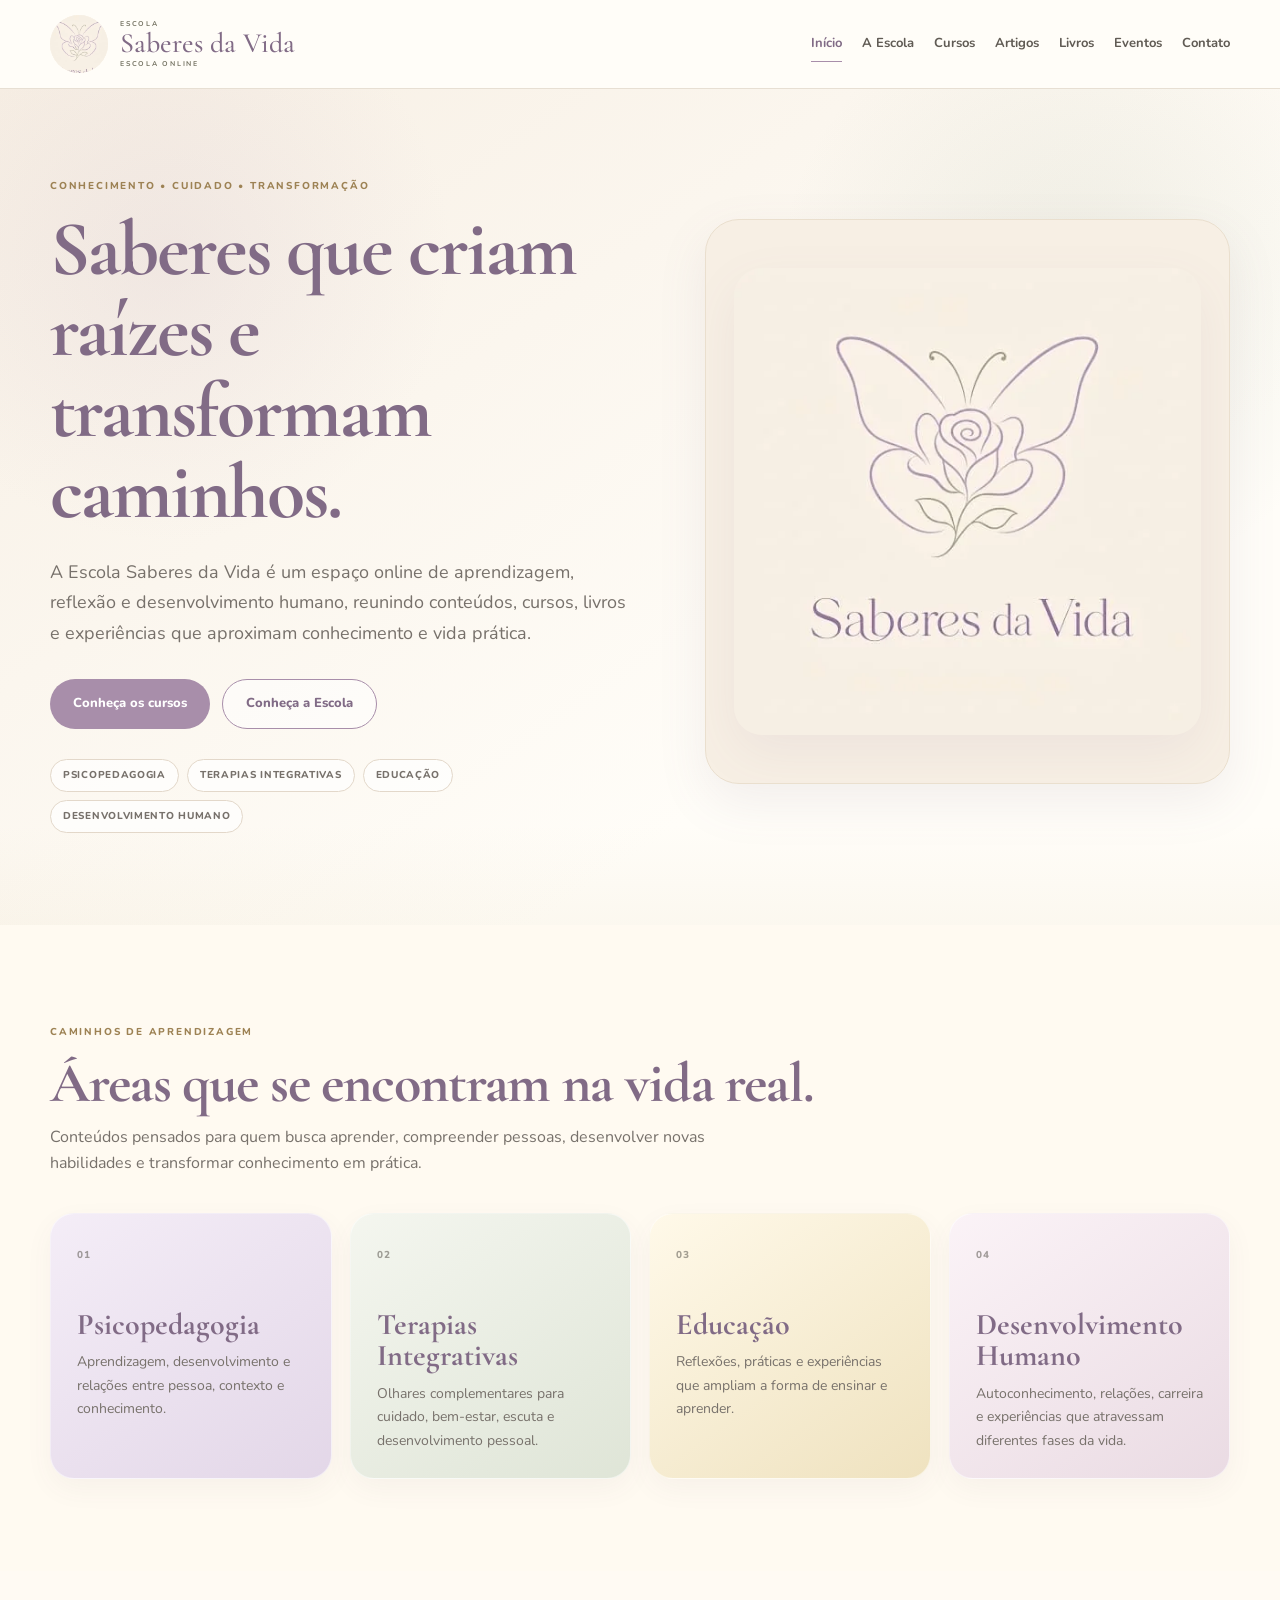
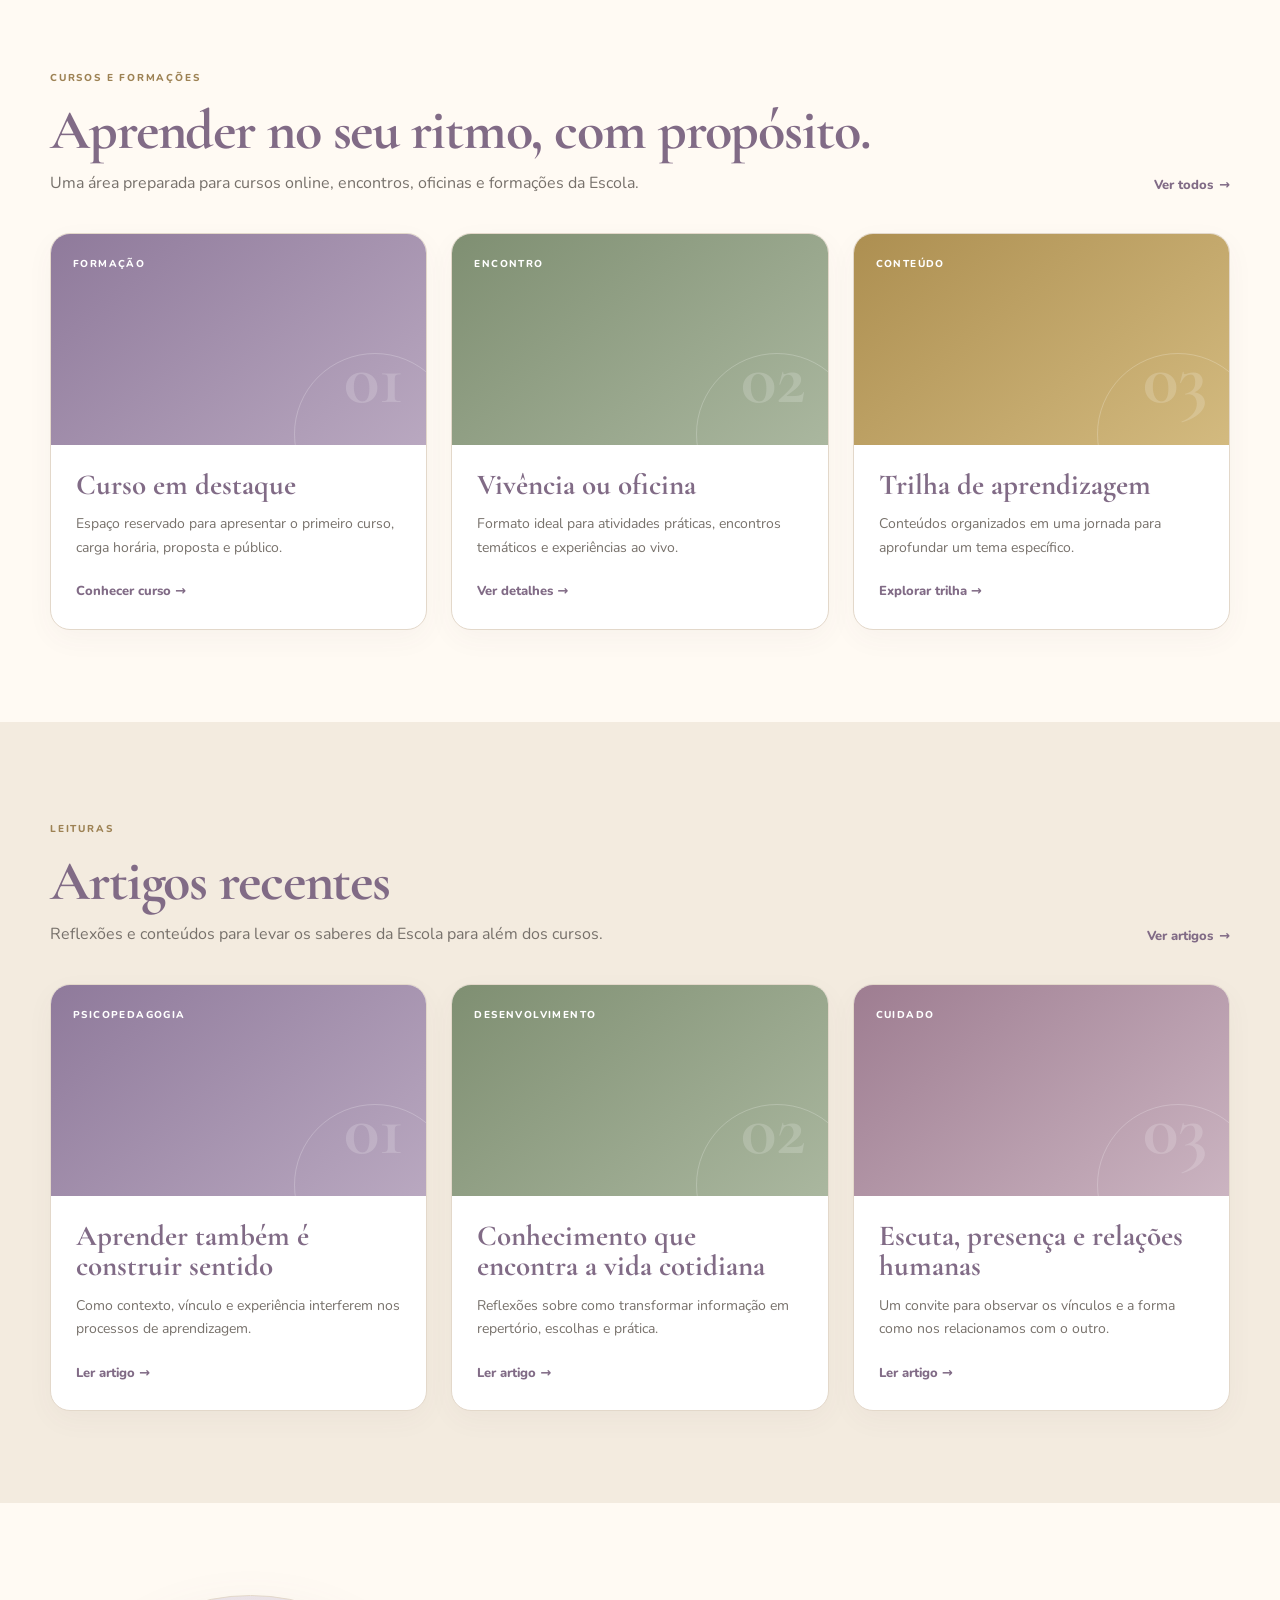
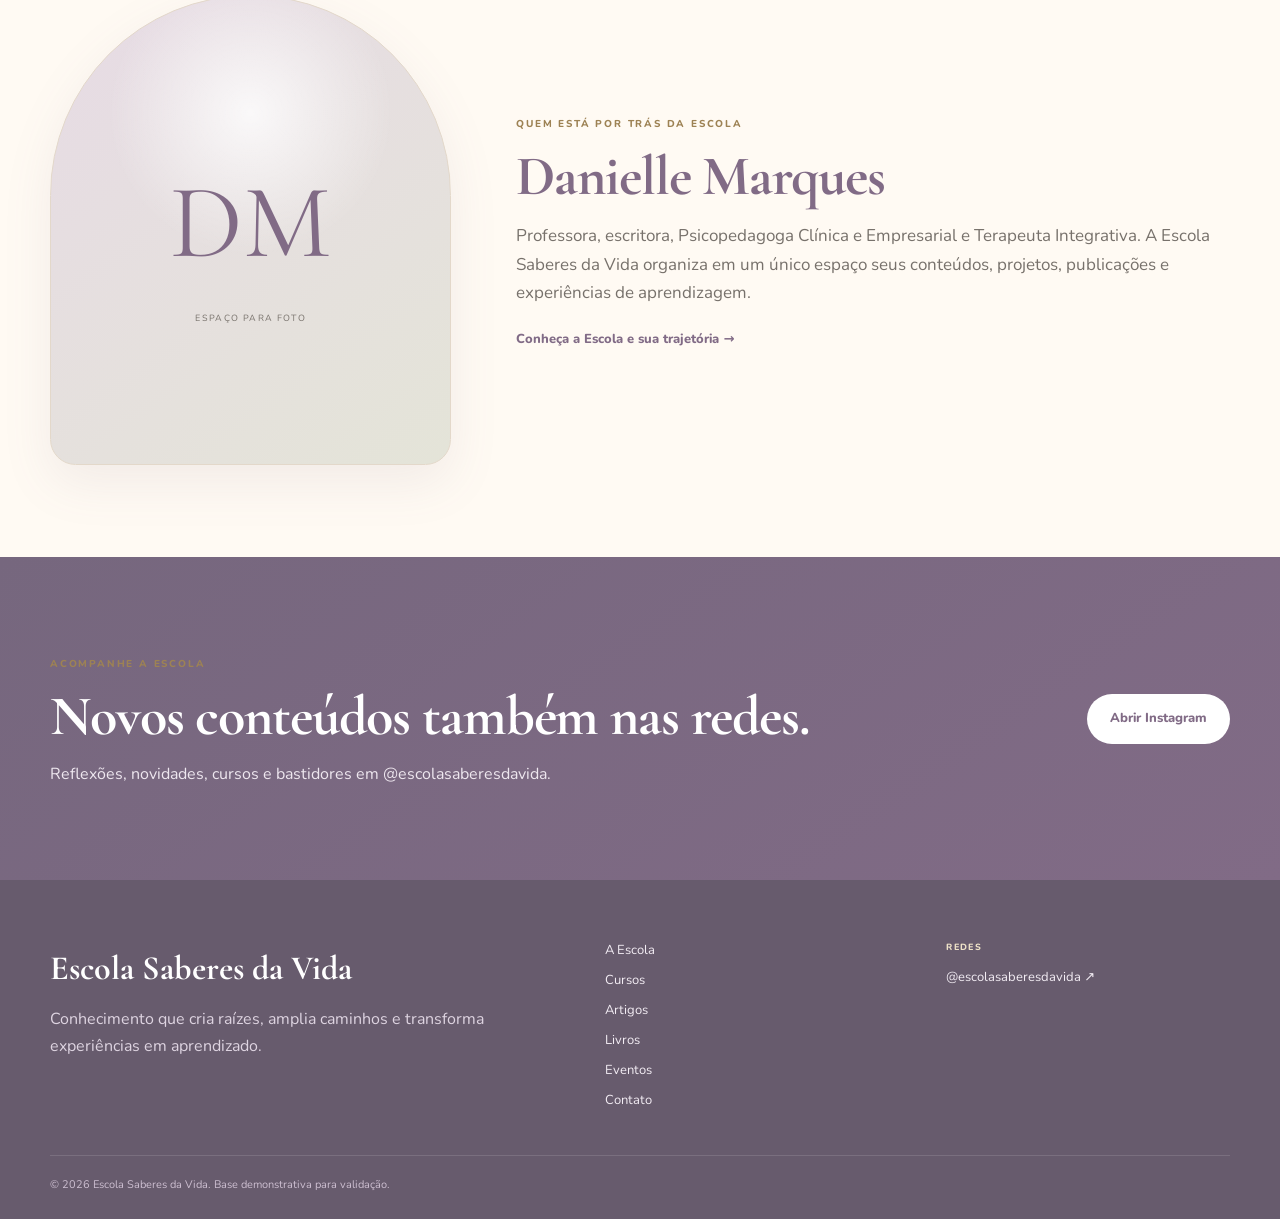
<file: index.html>
<!doctype html>
<html lang="pt-BR">
<head>
  <meta charset="utf-8">
  <meta name="viewport" content="width=device-width,initial-scale=1">
  <meta name="description" content="Escola Saberes da Vida — escola online com conteúdos, cursos, artigos, livros e experiências voltadas ao desenvolvimento humano.">
  <meta name="theme-color" content="#9785a3">
  <title>Início — Escola Saberes da Vida</title>
  <link rel="preconnect" href="https://fonts.googleapis.com">
  <link rel="preconnect" href="https://fonts.gstatic.com" crossorigin>
  <link href="https://fonts.googleapis.com/css2?family=Cormorant+Garamond:wght@500;600;700&family=Nunito:wght@400;500;600;700&display=swap" rel="stylesheet">
  <link rel="stylesheet" href="assets/css/style.css">
  <script src="assets/js/main.js" defer></script>
</head>
<body>
<header class="site-header">
    <div class="container header-inner">
      <a class="brand" href="index.html" aria-label="Escola Saberes da Vida - Início">
        <span class="brand-logo-crop" aria-hidden="true">
          <img src="assets/images/logo-saberes-da-vida.webp" alt="" class="brand-logo-image">
        </span>
        <span class="brand-wordmark">
          <small>Escola</small>
          <strong>Saberes da Vida</strong>
          <em>Escola online</em>
        </span>
      </a>
      <button class="nav-toggle" type="button" aria-expanded="false" aria-controls="primary-nav">
        <span></span><span></span><span></span><span class="sr-only">Abrir menu</span>
      </button>
      <nav class="primary-nav" id="primary-nav" aria-label="Navegação principal">
        <a class="active" href="index.html">Início</a><a href="sobre.html">A Escola</a><a href="cursos.html">Cursos</a><a href="artigos.html">Artigos</a><a href="livros.html">Livros</a><a href="eventos.html">Eventos</a><a href="contato.html">Contato</a>
      </nav>
    </div>
  </header>
<main><section class="hero">
    <div class="container hero-grid">
      <div class="hero-copy">
        <span class="eyebrow">Conhecimento • cuidado • transformação</span>
        <h1>Saberes que criam raízes e transformam caminhos.</h1>
        <p>A Escola Saberes da Vida é um espaço online de aprendizagem, reflexão e desenvolvimento humano, reunindo conteúdos, cursos, livros e experiências que aproximam conhecimento e vida prática.</p>
        <div class="hero-actions">
          <a class="button button-primary" href="cursos.html">Conheça os cursos</a>
          <a class="button button-secondary" href="sobre.html">Conheça a Escola</a>
        </div>
        <div class="hero-tags" aria-label="Áreas de conhecimento">
          <span>Psicopedagogia</span>
          <span>Terapias Integrativas</span>
          <span>Educação</span>
          <span>Desenvolvimento Humano</span>
        </div>
      </div>

      <div class="hero-visual" aria-label="Símbolo visual da Escola Saberes da Vida">
        <div class="life-card official-logo-card">
          <img src="assets/images/logo-saberes-da-vida.webp" alt="Logo oficial Saberes da Vida" class="hero-official-logo">
        </div>
      </div>
    </div>
  </section>

  <section class="section section-soft">
    <div class="container section-heading">
      <div>
        <span class="eyebrow">Caminhos de aprendizagem</span>
        <h2>Áreas que se encontram na vida real.</h2>
        <p>Conteúdos pensados para quem busca aprender, compreender pessoas, desenvolver novas habilidades e transformar conhecimento em prática.</p>
      </div>
    </div>
    <div class="container area-grid">
      <article class="area-card lavender"><span>01</span><h3>Psicopedagogia</h3><p>Aprendizagem, desenvolvimento e relações entre pessoa, contexto e conhecimento.</p></article>
      <article class="area-card sage"><span>02</span><h3>Terapias Integrativas</h3><p>Olhares complementares para cuidado, bem-estar, escuta e desenvolvimento pessoal.</p></article>
      <article class="area-card gold"><span>03</span><h3>Educação</h3><p>Reflexões, práticas e experiências que ampliam a forma de ensinar e aprender.</p></article>
      <article class="area-card rose"><span>04</span><h3>Desenvolvimento Humano</h3><p>Autoconhecimento, relações, carreira e experiências que atravessam diferentes fases da vida.</p></article>
    </div>
  </section>

  <section class="section" id="cursos">
    <div class="container section-heading">
      <div>
        <span class="eyebrow">Cursos e formações</span>
        <h2>Aprender no seu ritmo, com propósito.</h2>
        <p>Uma área preparada para cursos online, encontros, oficinas e formações da Escola.</p>
      </div>
      <a class="text-link" href="cursos.html">Ver todos <span>→</span></a>
    </div>
    <div class="container card-grid">
      <article class="content-card"><div class="card-media lavender"><span class="media-kicker">Formação</span><span class="media-mark">01</span></div><div class="card-body"><h3>Curso em destaque</h3><p>Espaço reservado para apresentar o primeiro curso, carga horária, proposta e público.</p><a class="text-link" href="cursos.html">Conhecer curso →</a></div></article>
      <article class="content-card"><div class="card-media sage"><span class="media-kicker">Encontro</span><span class="media-mark">02</span></div><div class="card-body"><h3>Vivência ou oficina</h3><p>Formato ideal para atividades práticas, encontros temáticos e experiências ao vivo.</p><a class="text-link" href="cursos.html">Ver detalhes →</a></div></article>
      <article class="content-card"><div class="card-media gold"><span class="media-kicker">Conteúdo</span><span class="media-mark">03</span></div><div class="card-body"><h3>Trilha de aprendizagem</h3><p>Conteúdos organizados em uma jornada para aprofundar um tema específico.</p><a class="text-link" href="cursos.html">Explorar trilha →</a></div></article>
    </div>
  </section>

  <section class="section section-tinted">
    <div class="container section-heading">
      <div>
        <span class="eyebrow">Leituras</span>
        <h2>Artigos recentes</h2>
        <p>Reflexões e conteúdos para levar os saberes da Escola para além dos cursos.</p>
      </div>
      <a class="text-link" href="artigos.html">Ver artigos <span>→</span></a>
    </div>
    <div class="container card-grid">
      <article class="content-card"><div class="card-media lavender"><span class="media-kicker">Psicopedagogia</span><span class="media-mark">01</span></div><div class="card-body"><h3>Aprender também é construir sentido</h3><p>Como contexto, vínculo e experiência interferem nos processos de aprendizagem.</p><a class="text-link" href="artigos.html">Ler artigo →</a></div></article>
      <article class="content-card"><div class="card-media sage"><span class="media-kicker">Desenvolvimento</span><span class="media-mark">02</span></div><div class="card-body"><h3>Conhecimento que encontra a vida cotidiana</h3><p>Reflexões sobre como transformar informação em repertório, escolhas e prática.</p><a class="text-link" href="artigos.html">Ler artigo →</a></div></article>
      <article class="content-card"><div class="card-media rose"><span class="media-kicker">Cuidado</span><span class="media-mark">03</span></div><div class="card-body"><h3>Escuta, presença e relações humanas</h3><p>Um convite para observar os vínculos e a forma como nos relacionamos com o outro.</p><a class="text-link" href="artigos.html">Ler artigo →</a></div></article>
    </div>
  </section>

  <section class="section">
    <div class="container founder-band">
      <div class="founder-visual"><span>DM</span><small>Espaço para foto</small></div>
      <div class="founder-copy">
        <span class="eyebrow">Quem está por trás da Escola</span>
        <h2>Danielle Marques</h2>
        <p>Professora, escritora, Psicopedagoga Clínica e Empresarial e Terapeuta Integrativa. A Escola Saberes da Vida organiza em um único espaço seus conteúdos, projetos, publicações e experiências de aprendizagem.</p>
        <a class="text-link" href="sobre.html">Conheça a Escola e sua trajetória →</a>
      </div>
    </div>
  </section>

  <section class="section section-dark">
    <div class="container social-band">
      <div>
        <span class="eyebrow">Acompanhe a Escola</span>
        <h2>Novos conteúdos também nas redes.</h2>
        <p>Reflexões, novidades, cursos e bastidores em @escolasaberesdavida.</p>
      </div>
      <a class="button button-light" href="https://www.instagram.com/escolasaberesdavida/" target="_blank" rel="noopener noreferrer">Abrir Instagram</a>
    </div>
  </section></main>
<footer class="site-footer">
    <div class="container footer-grid">
      <div>
        <a class="footer-brand" href="index.html">Escola Saberes da Vida</a>
        <p>Conhecimento que cria raízes, amplia caminhos e transforma experiências em aprendizado.</p>
      </div>
      <nav class="footer-links" aria-label="Links do rodapé">
        <a href="sobre.html">A Escola</a>
        <a href="cursos.html">Cursos</a>
        <a href="artigos.html">Artigos</a>
        <a href="livros.html">Livros</a>
        <a href="eventos.html">Eventos</a>
        <a href="contato.html">Contato</a>
      </nav>
      <div class="footer-social">
        <span>Redes</span>
        <a href="https://www.instagram.com/escolasaberesdavida/" target="_blank" rel="noopener noreferrer">@escolasaberesdavida ↗</a>
      </div>
    </div>
    <div class="container footer-bottom">© 2026 Escola Saberes da Vida. Base demonstrativa para validação.</div>
  </footer>
</body>
</html>
</file>
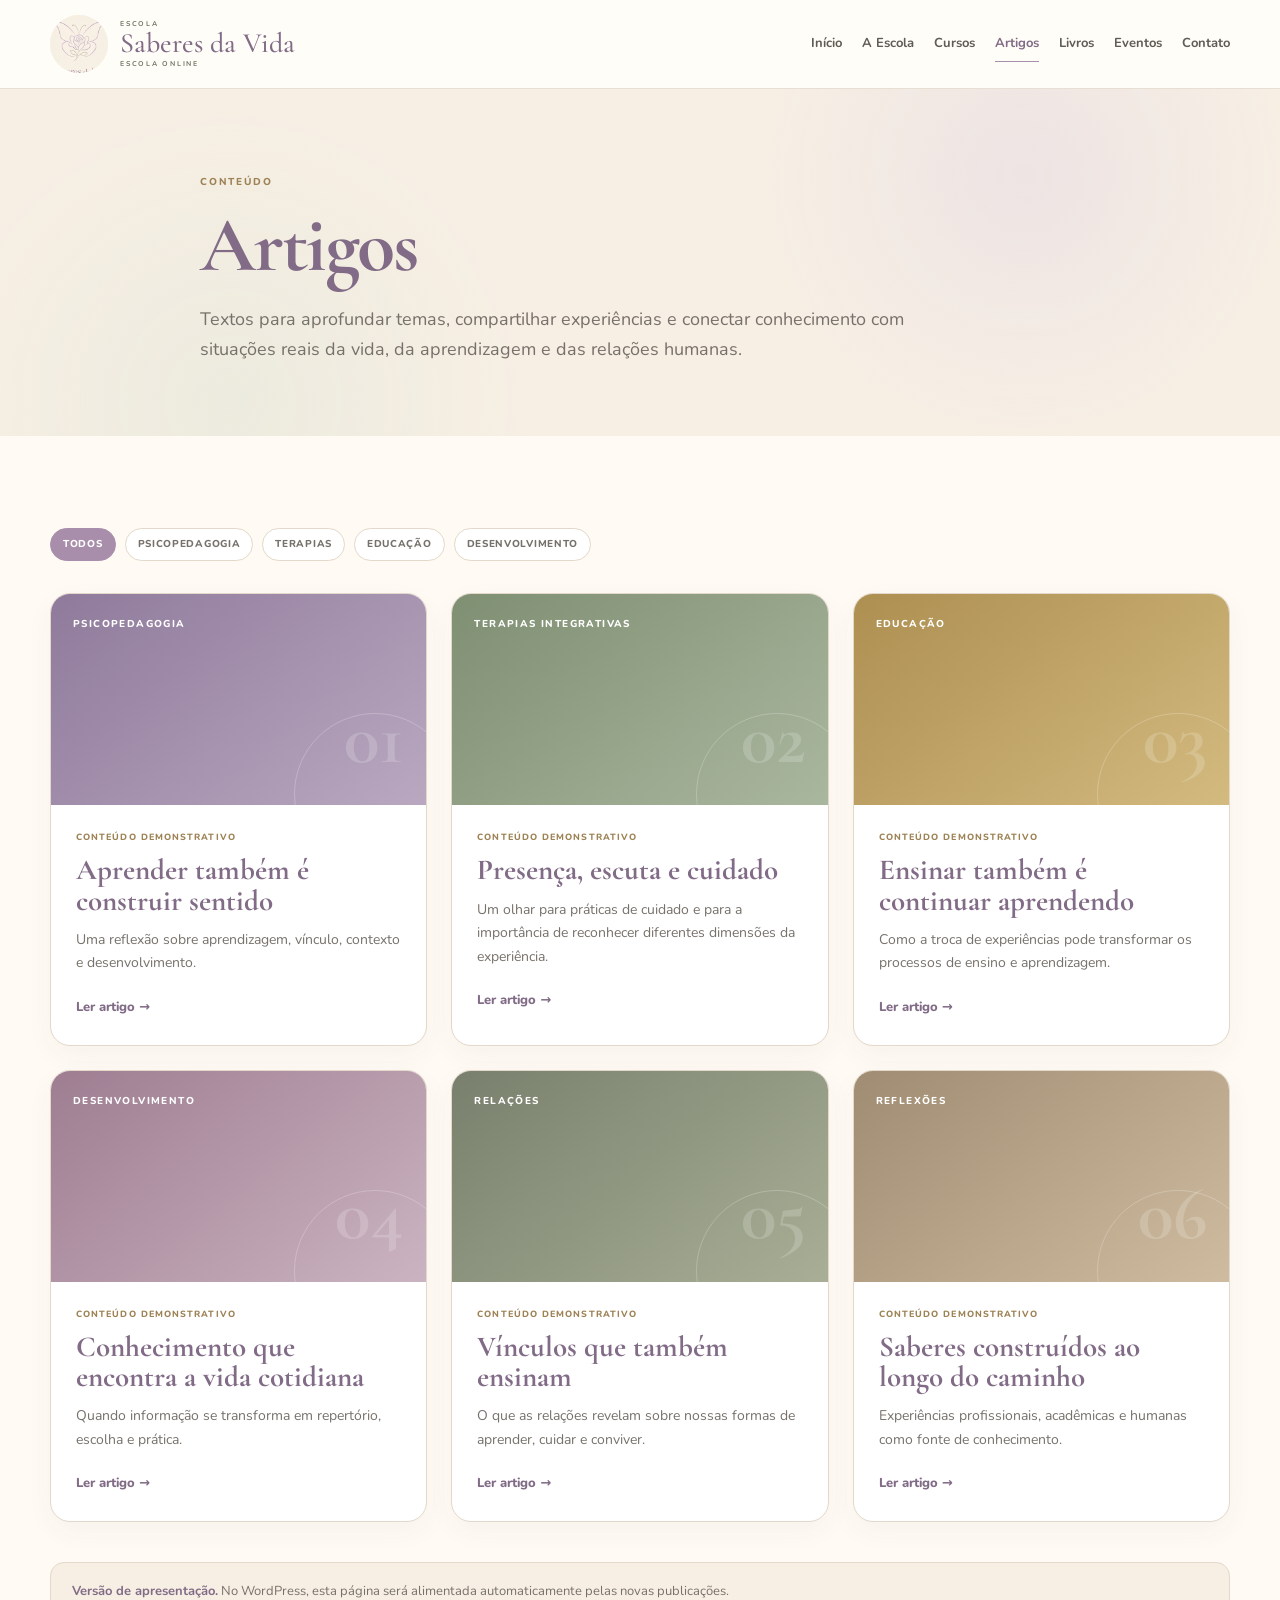
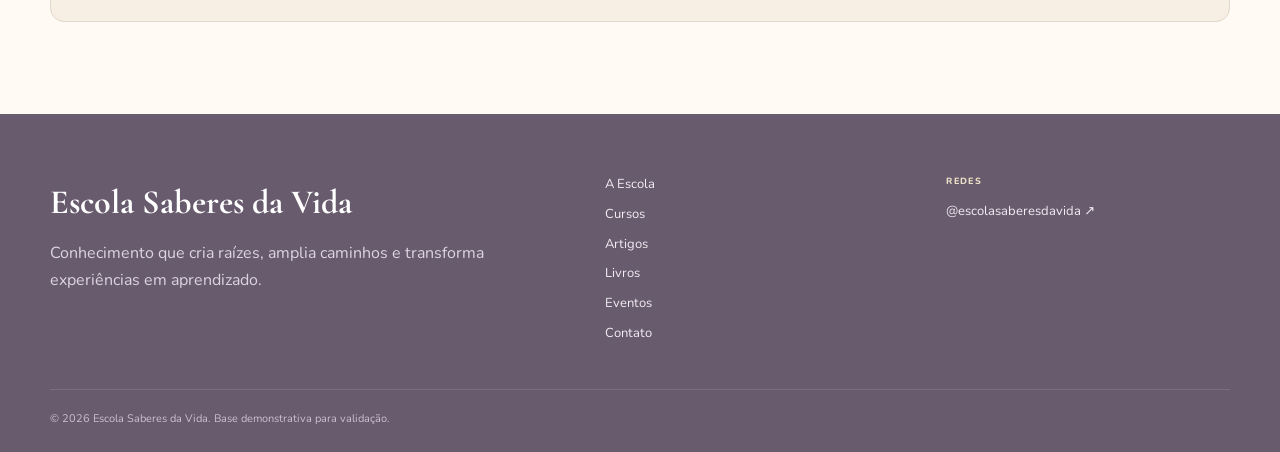
<file: artigos.html>
<!doctype html>
<html lang="pt-BR">
<head>
  <meta charset="utf-8">
  <meta name="viewport" content="width=device-width,initial-scale=1">
  <meta name="description" content="Artigos da Escola Saberes da Vida sobre psicopedagogia, terapias integrativas, educação e desenvolvimento humano.">
  <meta name="theme-color" content="#9785a3">
  <title>Artigos — Escola Saberes da Vida</title>
  <link rel="preconnect" href="https://fonts.googleapis.com">
  <link rel="preconnect" href="https://fonts.gstatic.com" crossorigin>
  <link href="https://fonts.googleapis.com/css2?family=Cormorant+Garamond:wght@500;600;700&family=Nunito:wght@400;500;600;700&display=swap" rel="stylesheet">
  <link rel="stylesheet" href="assets/css/style.css">
  <script src="assets/js/main.js" defer></script>
</head>
<body>
<header class="site-header">
    <div class="container header-inner">
      <a class="brand" href="index.html" aria-label="Escola Saberes da Vida - Início">
        <span class="brand-logo-crop" aria-hidden="true">
          <img src="assets/images/logo-saberes-da-vida.webp" alt="" class="brand-logo-image">
        </span>
        <span class="brand-wordmark">
          <small>Escola</small>
          <strong>Saberes da Vida</strong>
          <em>Escola online</em>
        </span>
      </a>
      <button class="nav-toggle" type="button" aria-expanded="false" aria-controls="primary-nav">
        <span></span><span></span><span></span><span class="sr-only">Abrir menu</span>
      </button>
      <nav class="primary-nav" id="primary-nav" aria-label="Navegação principal">
        <a href="index.html">Início</a><a href="sobre.html">A Escola</a><a href="cursos.html">Cursos</a><a class="active" href="artigos.html">Artigos</a><a href="livros.html">Livros</a><a href="eventos.html">Eventos</a><a href="contato.html">Contato</a>
      </nav>
    </div>
  </header>
<main><section class="page-hero"><div class="container narrow"><span class="eyebrow">Conteúdo</span><h1>Artigos</h1><p>Textos para aprofundar temas, compartilhar experiências e conectar conhecimento com situações reais da vida, da aprendizagem e das relações humanas.</p></div></section>
  <section class="section">
    <div class="container filter-row"><span class="filter active">Todos</span><span class="filter">Psicopedagogia</span><span class="filter">Terapias</span><span class="filter">Educação</span><span class="filter">Desenvolvimento</span></div>
    <div class="container card-grid">
      <article class="content-card"><div class="card-media lavender"><span class="media-kicker">Psicopedagogia</span><span class="media-mark">01</span></div><div class="card-body"><div class="card-meta">Conteúdo demonstrativo</div><h3>Aprender também é construir sentido</h3><p>Uma reflexão sobre aprendizagem, vínculo, contexto e desenvolvimento.</p><a class="text-link" href="#">Ler artigo →</a></div></article>
      <article class="content-card"><div class="card-media sage"><span class="media-kicker">Terapias Integrativas</span><span class="media-mark">02</span></div><div class="card-body"><div class="card-meta">Conteúdo demonstrativo</div><h3>Presença, escuta e cuidado</h3><p>Um olhar para práticas de cuidado e para a importância de reconhecer diferentes dimensões da experiência.</p><a class="text-link" href="#">Ler artigo →</a></div></article>
      <article class="content-card"><div class="card-media gold"><span class="media-kicker">Educação</span><span class="media-mark">03</span></div><div class="card-body"><div class="card-meta">Conteúdo demonstrativo</div><h3>Ensinar também é continuar aprendendo</h3><p>Como a troca de experiências pode transformar os processos de ensino e aprendizagem.</p><a class="text-link" href="#">Ler artigo →</a></div></article>
      <article class="content-card"><div class="card-media rose"><span class="media-kicker">Desenvolvimento</span><span class="media-mark">04</span></div><div class="card-body"><div class="card-meta">Conteúdo demonstrativo</div><h3>Conhecimento que encontra a vida cotidiana</h3><p>Quando informação se transforma em repertório, escolha e prática.</p><a class="text-link" href="#">Ler artigo →</a></div></article>
      <article class="content-card"><div class="card-media olive"><span class="media-kicker">Relações</span><span class="media-mark">05</span></div><div class="card-body"><div class="card-meta">Conteúdo demonstrativo</div><h3>Vínculos que também ensinam</h3><p>O que as relações revelam sobre nossas formas de aprender, cuidar e conviver.</p><a class="text-link" href="#">Ler artigo →</a></div></article>
      <article class="content-card"><div class="card-media sand"><span class="media-kicker">Reflexões</span><span class="media-mark">06</span></div><div class="card-body"><div class="card-meta">Conteúdo demonstrativo</div><h3>Saberes construídos ao longo do caminho</h3><p>Experiências profissionais, acadêmicas e humanas como fonte de conhecimento.</p><a class="text-link" href="#">Ler artigo →</a></div></article>
    </div>
    <div class="container note-box"><strong>Versão de apresentação.</strong> No WordPress, esta página será alimentada automaticamente pelas novas publicações.</div>
  </section></main>
<footer class="site-footer">
    <div class="container footer-grid">
      <div>
        <a class="footer-brand" href="index.html">Escola Saberes da Vida</a>
        <p>Conhecimento que cria raízes, amplia caminhos e transforma experiências em aprendizado.</p>
      </div>
      <nav class="footer-links" aria-label="Links do rodapé">
        <a href="sobre.html">A Escola</a>
        <a href="cursos.html">Cursos</a>
        <a href="artigos.html">Artigos</a>
        <a href="livros.html">Livros</a>
        <a href="eventos.html">Eventos</a>
        <a href="contato.html">Contato</a>
      </nav>
      <div class="footer-social">
        <span>Redes</span>
        <a href="https://www.instagram.com/escolasaberesdavida/" target="_blank" rel="noopener noreferrer">@escolasaberesdavida ↗</a>
      </div>
    </div>
    <div class="container footer-bottom">© 2026 Escola Saberes da Vida. Base demonstrativa para validação.</div>
  </footer>
</body>
</html>
</file>
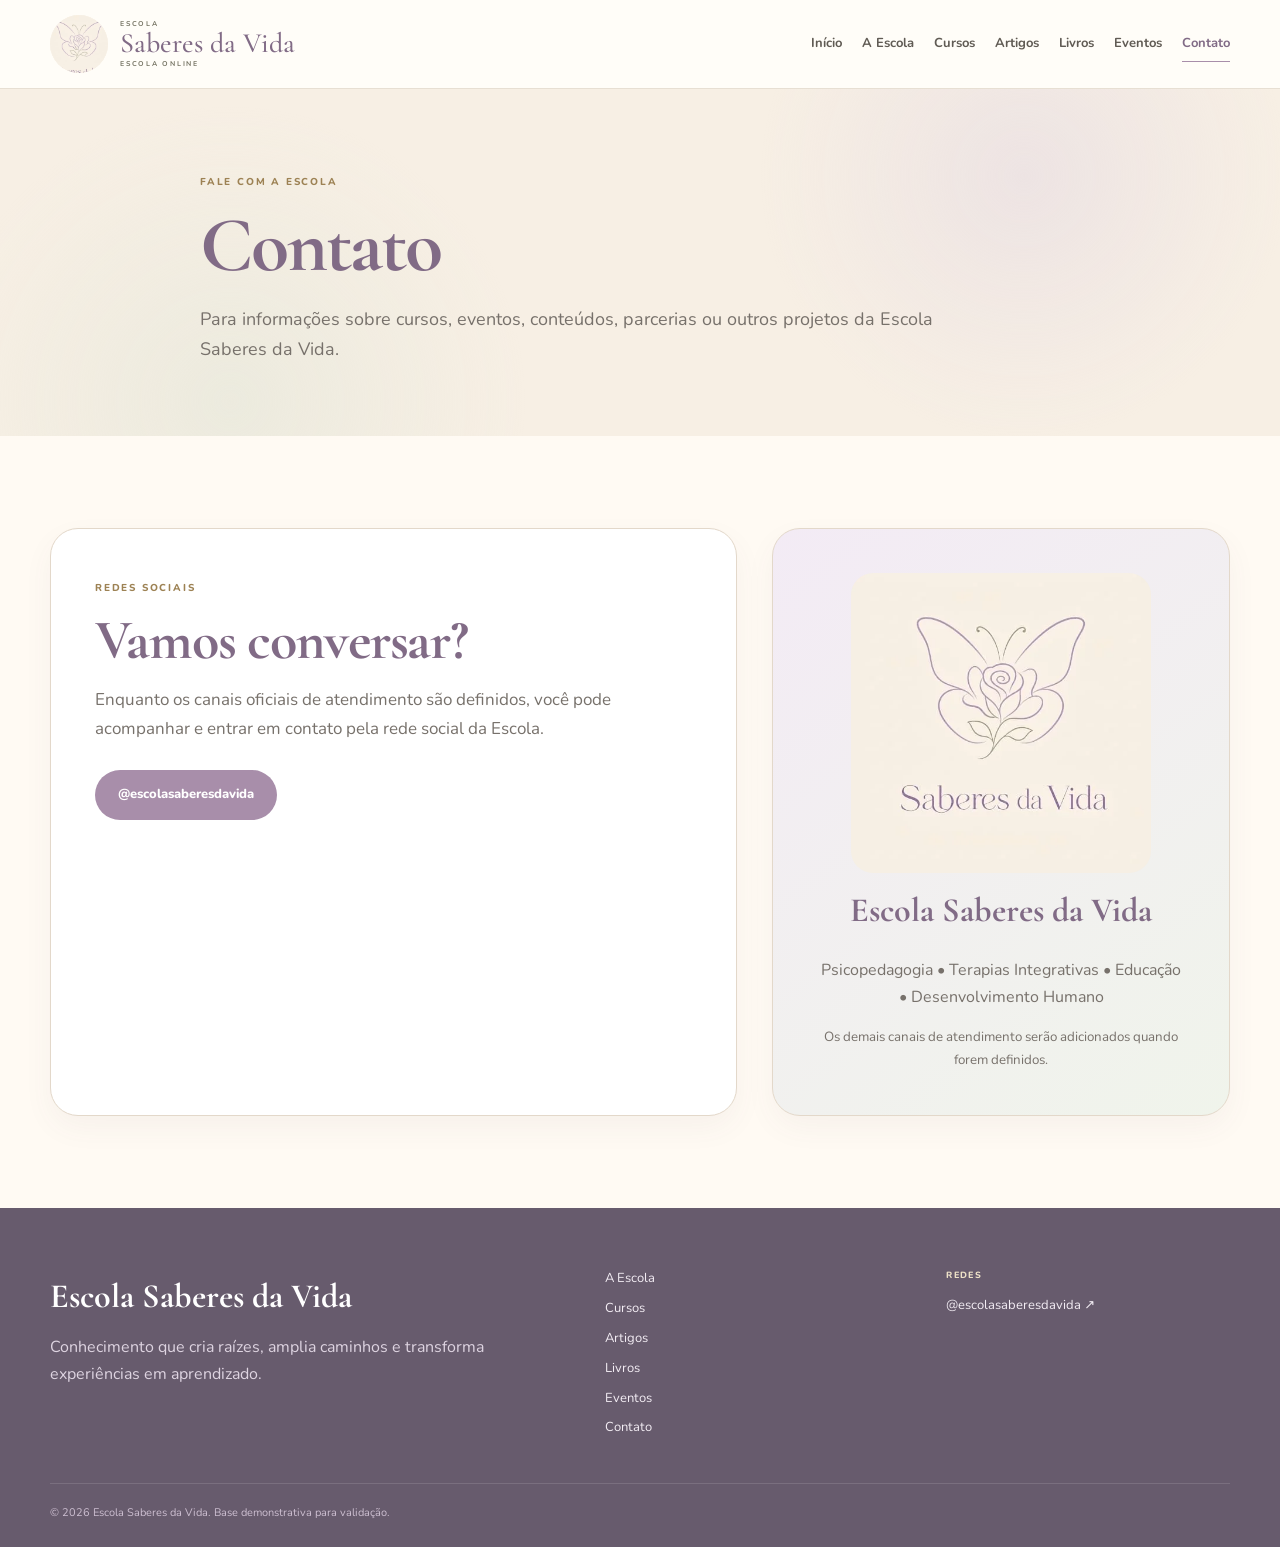
<file: contato.html>
<!doctype html>
<html lang="pt-BR">
<head>
  <meta charset="utf-8">
  <meta name="viewport" content="width=device-width,initial-scale=1">
  <meta name="description" content="Entre em contato com a Escola Saberes da Vida.">
  <meta name="theme-color" content="#9785a3">
  <title>Contato — Escola Saberes da Vida</title>
  <link rel="preconnect" href="https://fonts.googleapis.com">
  <link rel="preconnect" href="https://fonts.gstatic.com" crossorigin>
  <link href="https://fonts.googleapis.com/css2?family=Cormorant+Garamond:wght@500;600;700&family=Nunito:wght@400;500;600;700&display=swap" rel="stylesheet">
  <link rel="stylesheet" href="assets/css/style.css">
  <script src="assets/js/main.js" defer></script>
</head>
<body>
<header class="site-header">
    <div class="container header-inner">
      <a class="brand" href="index.html" aria-label="Escola Saberes da Vida - Início">
        <span class="brand-logo-crop" aria-hidden="true">
          <img src="assets/images/logo-saberes-da-vida.webp" alt="" class="brand-logo-image">
        </span>
        <span class="brand-wordmark">
          <small>Escola</small>
          <strong>Saberes da Vida</strong>
          <em>Escola online</em>
        </span>
      </a>
      <button class="nav-toggle" type="button" aria-expanded="false" aria-controls="primary-nav">
        <span></span><span></span><span></span><span class="sr-only">Abrir menu</span>
      </button>
      <nav class="primary-nav" id="primary-nav" aria-label="Navegação principal">
        <a href="index.html">Início</a><a href="sobre.html">A Escola</a><a href="cursos.html">Cursos</a><a href="artigos.html">Artigos</a><a href="livros.html">Livros</a><a href="eventos.html">Eventos</a><a class="active" href="contato.html">Contato</a>
      </nav>
    </div>
  </header>
<main><section class="page-hero"><div class="container narrow"><span class="eyebrow">Fale com a Escola</span><h1>Contato</h1><p>Para informações sobre cursos, eventos, conteúdos, parcerias ou outros projetos da Escola Saberes da Vida.</p></div></section>
  <section class="section">
    <div class="container contact-grid">
      <div class="contact-panel">
        <span class="eyebrow">Redes sociais</span>
        <h2>Vamos conversar?</h2>
        <p>Enquanto os canais oficiais de atendimento são definidos, você pode acompanhar e entrar em contato pela rede social da Escola.</p>
        <a class="button button-primary" href="https://www.instagram.com/escolasaberesdavida/" target="_blank" rel="noopener noreferrer">@escolasaberesdavida</a>
      </div>
      <div class="contact-card">
        <img src="assets/images/logo-saberes-da-vida.webp" alt="Logo Saberes da Vida" class="contact-logo">
        <h3>Escola Saberes da Vida</h3>
        <p>Psicopedagogia • Terapias Integrativas • Educação • Desenvolvimento Humano</p>
        <small>Os demais canais de atendimento serão adicionados quando forem definidos.</small>
      </div>
    </div>
  </section></main>
<footer class="site-footer">
    <div class="container footer-grid">
      <div>
        <a class="footer-brand" href="index.html">Escola Saberes da Vida</a>
        <p>Conhecimento que cria raízes, amplia caminhos e transforma experiências em aprendizado.</p>
      </div>
      <nav class="footer-links" aria-label="Links do rodapé">
        <a href="sobre.html">A Escola</a>
        <a href="cursos.html">Cursos</a>
        <a href="artigos.html">Artigos</a>
        <a href="livros.html">Livros</a>
        <a href="eventos.html">Eventos</a>
        <a href="contato.html">Contato</a>
      </nav>
      <div class="footer-social">
        <span>Redes</span>
        <a href="https://www.instagram.com/escolasaberesdavida/" target="_blank" rel="noopener noreferrer">@escolasaberesdavida ↗</a>
      </div>
    </div>
    <div class="container footer-bottom">© 2026 Escola Saberes da Vida. Base demonstrativa para validação.</div>
  </footer>
</body>
</html>
</file>
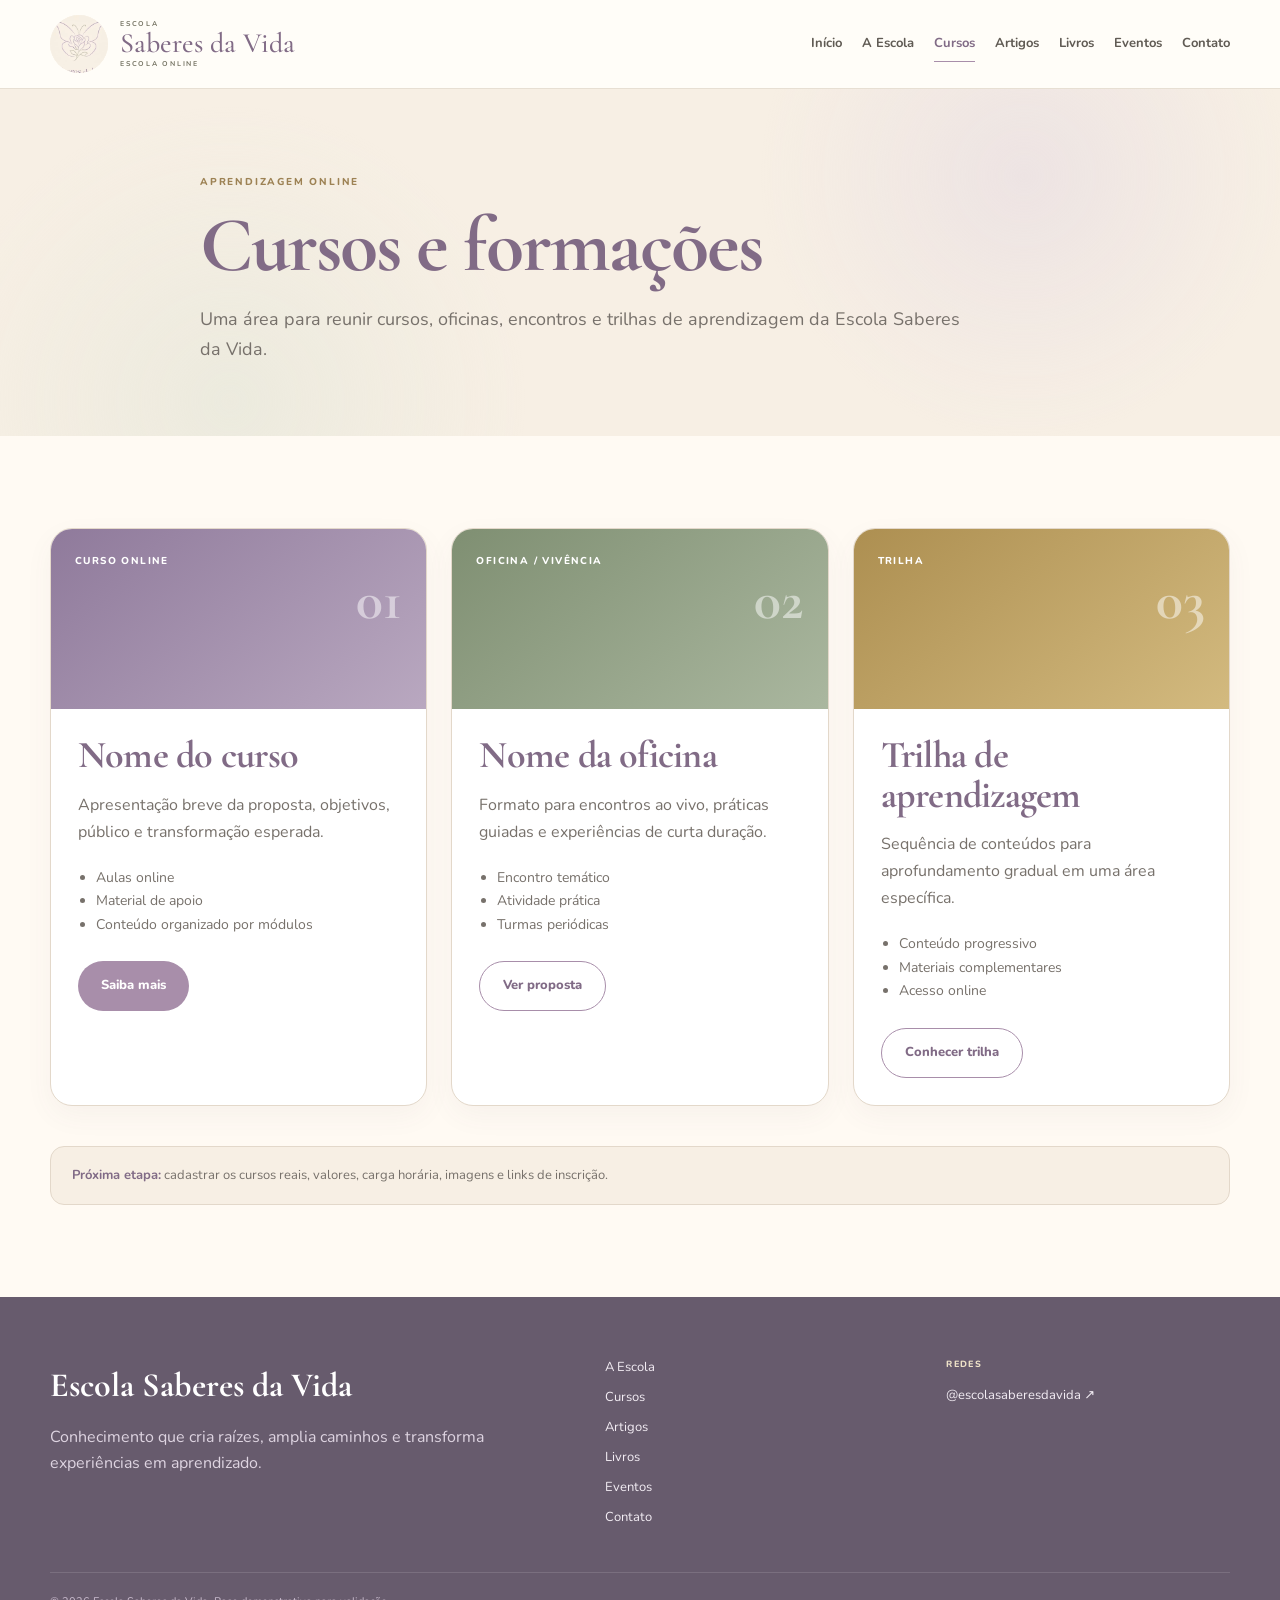
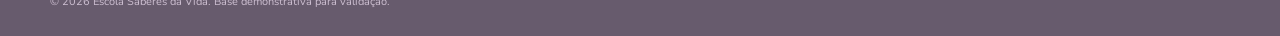
<file: cursos.html>
<!doctype html>
<html lang="pt-BR">
<head>
  <meta charset="utf-8">
  <meta name="viewport" content="width=device-width,initial-scale=1">
  <meta name="description" content="Cursos, formações, vivências e trilhas de aprendizagem da Escola Saberes da Vida.">
  <meta name="theme-color" content="#9785a3">
  <title>Cursos — Escola Saberes da Vida</title>
  <link rel="preconnect" href="https://fonts.googleapis.com">
  <link rel="preconnect" href="https://fonts.gstatic.com" crossorigin>
  <link href="https://fonts.googleapis.com/css2?family=Cormorant+Garamond:wght@500;600;700&family=Nunito:wght@400;500;600;700&display=swap" rel="stylesheet">
  <link rel="stylesheet" href="assets/css/style.css">
  <script src="assets/js/main.js" defer></script>
</head>
<body>
<header class="site-header">
    <div class="container header-inner">
      <a class="brand" href="index.html" aria-label="Escola Saberes da Vida - Início">
        <span class="brand-logo-crop" aria-hidden="true">
          <img src="assets/images/logo-saberes-da-vida.webp" alt="" class="brand-logo-image">
        </span>
        <span class="brand-wordmark">
          <small>Escola</small>
          <strong>Saberes da Vida</strong>
          <em>Escola online</em>
        </span>
      </a>
      <button class="nav-toggle" type="button" aria-expanded="false" aria-controls="primary-nav">
        <span></span><span></span><span></span><span class="sr-only">Abrir menu</span>
      </button>
      <nav class="primary-nav" id="primary-nav" aria-label="Navegação principal">
        <a href="index.html">Início</a><a href="sobre.html">A Escola</a><a class="active" href="cursos.html">Cursos</a><a href="artigos.html">Artigos</a><a href="livros.html">Livros</a><a href="eventos.html">Eventos</a><a href="contato.html">Contato</a>
      </nav>
    </div>
  </header>
<main><section class="page-hero"><div class="container narrow"><span class="eyebrow">Aprendizagem online</span><h1>Cursos e formações</h1><p>Uma área para reunir cursos, oficinas, encontros e trilhas de aprendizagem da Escola Saberes da Vida.</p></div></section>
  <section class="section">
    <div class="container course-grid">
      <article class="course-card"><div class="course-top lavender"><span>Curso online</span><strong>01</strong></div><div class="course-body"><h2>Nome do curso</h2><p>Apresentação breve da proposta, objetivos, público e transformação esperada.</p><ul><li>Aulas online</li><li>Material de apoio</li><li>Conteúdo organizado por módulos</li></ul><a class="button button-primary" href="#">Saiba mais</a></div></article>
      <article class="course-card"><div class="course-top sage"><span>Oficina / vivência</span><strong>02</strong></div><div class="course-body"><h2>Nome da oficina</h2><p>Formato para encontros ao vivo, práticas guiadas e experiências de curta duração.</p><ul><li>Encontro temático</li><li>Atividade prática</li><li>Turmas periódicas</li></ul><a class="button button-secondary" href="#">Ver proposta</a></div></article>
      <article class="course-card"><div class="course-top gold"><span>Trilha</span><strong>03</strong></div><div class="course-body"><h2>Trilha de aprendizagem</h2><p>Sequência de conteúdos para aprofundamento gradual em uma área específica.</p><ul><li>Conteúdo progressivo</li><li>Materiais complementares</li><li>Acesso online</li></ul><a class="button button-secondary" href="#">Conhecer trilha</a></div></article>
    </div>
    <div class="container note-box"><strong>Próxima etapa:</strong> cadastrar os cursos reais, valores, carga horária, imagens e links de inscrição.</div>
  </section></main>
<footer class="site-footer">
    <div class="container footer-grid">
      <div>
        <a class="footer-brand" href="index.html">Escola Saberes da Vida</a>
        <p>Conhecimento que cria raízes, amplia caminhos e transforma experiências em aprendizado.</p>
      </div>
      <nav class="footer-links" aria-label="Links do rodapé">
        <a href="sobre.html">A Escola</a>
        <a href="cursos.html">Cursos</a>
        <a href="artigos.html">Artigos</a>
        <a href="livros.html">Livros</a>
        <a href="eventos.html">Eventos</a>
        <a href="contato.html">Contato</a>
      </nav>
      <div class="footer-social">
        <span>Redes</span>
        <a href="https://www.instagram.com/escolasaberesdavida/" target="_blank" rel="noopener noreferrer">@escolasaberesdavida ↗</a>
      </div>
    </div>
    <div class="container footer-bottom">© 2026 Escola Saberes da Vida. Base demonstrativa para validação.</div>
  </footer>
</body>
</html>
</file>
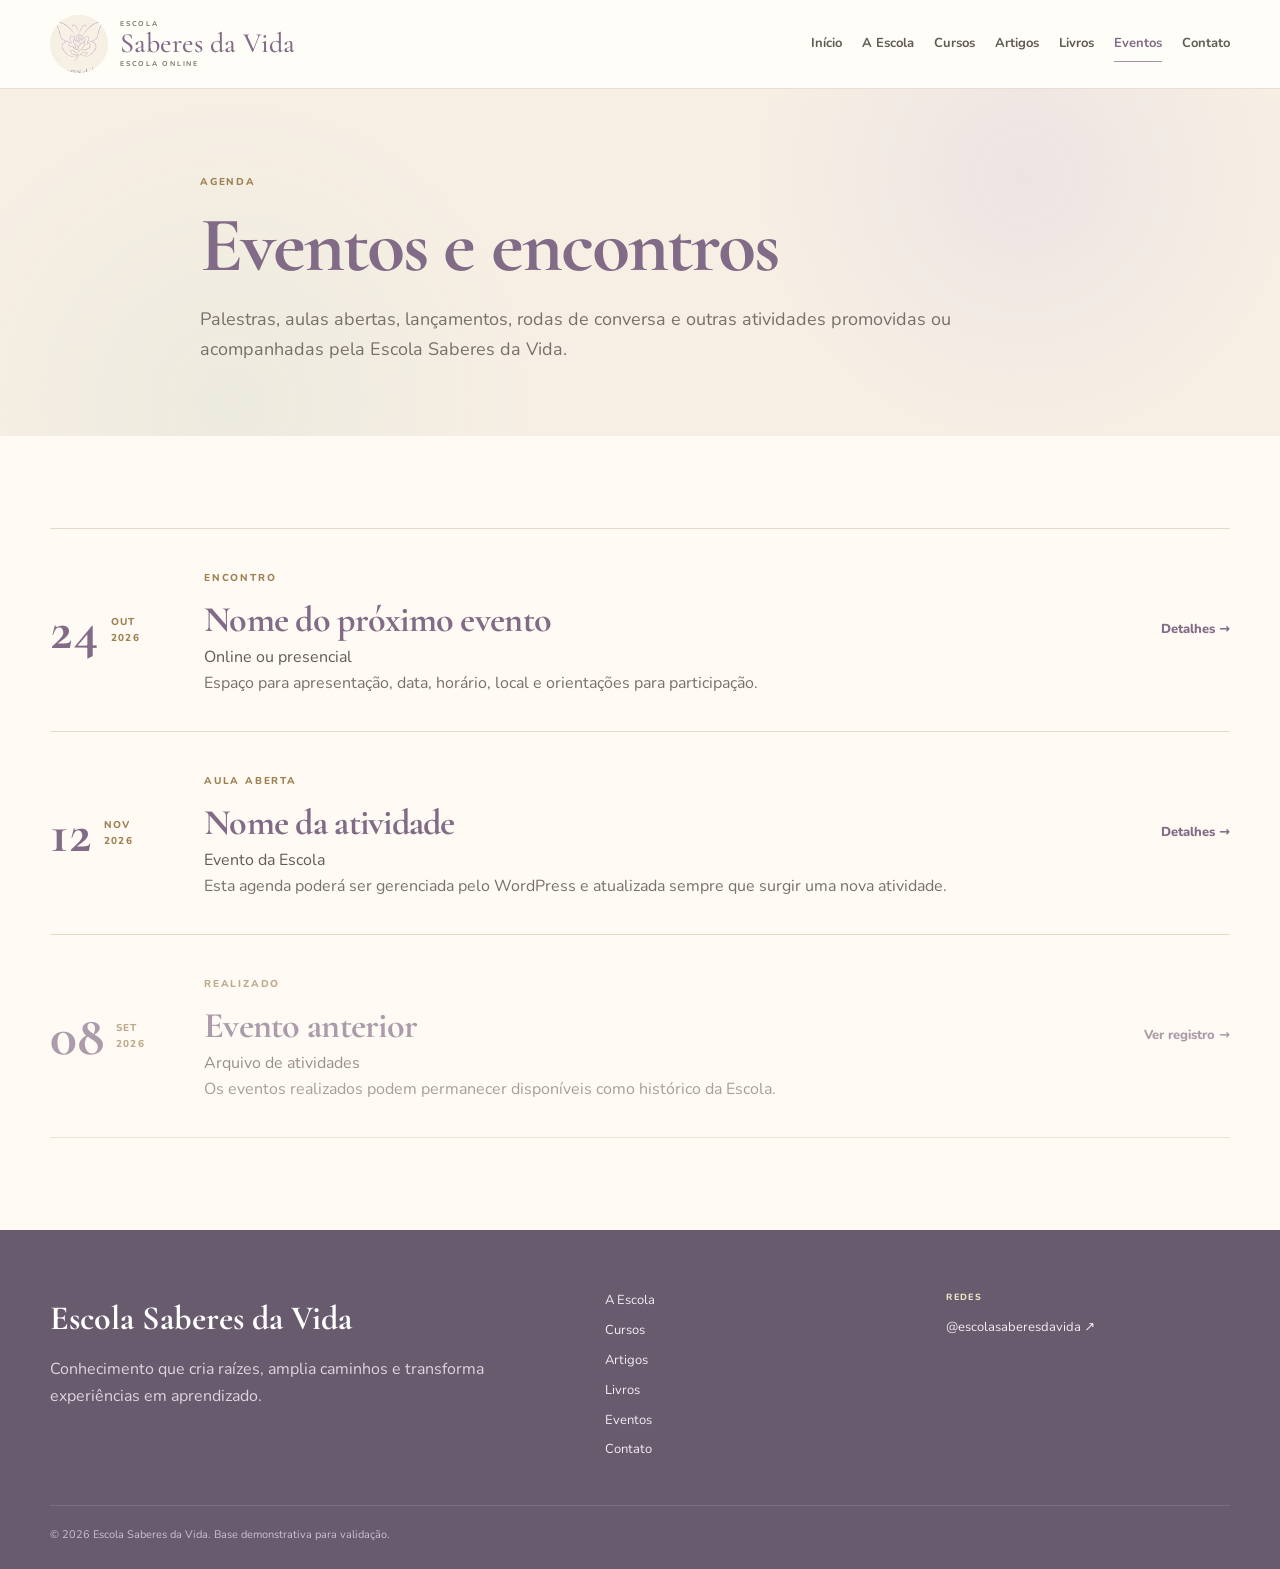
<file: eventos.html>
<!doctype html>
<html lang="pt-BR">
<head>
  <meta charset="utf-8">
  <meta name="viewport" content="width=device-width,initial-scale=1">
  <meta name="description" content="Eventos, encontros, palestras e atividades da Escola Saberes da Vida.">
  <meta name="theme-color" content="#9785a3">
  <title>Eventos — Escola Saberes da Vida</title>
  <link rel="preconnect" href="https://fonts.googleapis.com">
  <link rel="preconnect" href="https://fonts.gstatic.com" crossorigin>
  <link href="https://fonts.googleapis.com/css2?family=Cormorant+Garamond:wght@500;600;700&family=Nunito:wght@400;500;600;700&display=swap" rel="stylesheet">
  <link rel="stylesheet" href="assets/css/style.css">
  <script src="assets/js/main.js" defer></script>
</head>
<body>
<header class="site-header">
    <div class="container header-inner">
      <a class="brand" href="index.html" aria-label="Escola Saberes da Vida - Início">
        <span class="brand-logo-crop" aria-hidden="true">
          <img src="assets/images/logo-saberes-da-vida.webp" alt="" class="brand-logo-image">
        </span>
        <span class="brand-wordmark">
          <small>Escola</small>
          <strong>Saberes da Vida</strong>
          <em>Escola online</em>
        </span>
      </a>
      <button class="nav-toggle" type="button" aria-expanded="false" aria-controls="primary-nav">
        <span></span><span></span><span></span><span class="sr-only">Abrir menu</span>
      </button>
      <nav class="primary-nav" id="primary-nav" aria-label="Navegação principal">
        <a href="index.html">Início</a><a href="sobre.html">A Escola</a><a href="cursos.html">Cursos</a><a href="artigos.html">Artigos</a><a href="livros.html">Livros</a><a class="active" href="eventos.html">Eventos</a><a href="contato.html">Contato</a>
      </nav>
    </div>
  </header>
<main><section class="page-hero"><div class="container narrow"><span class="eyebrow">Agenda</span><h1>Eventos e encontros</h1><p>Palestras, aulas abertas, lançamentos, rodas de conversa e outras atividades promovidas ou acompanhadas pela Escola Saberes da Vida.</p></div></section>
  <section class="section">
    <div class="container event-list">
      <article class="event-card"><div class="event-date"><strong>24</strong><span>OUT<br>2026</span></div><div><span class="eyebrow">Encontro</span><h2>Nome do próximo evento</h2><p>Online ou presencial</p><p class="muted">Espaço para apresentação, data, horário, local e orientações para participação.</p></div><a class="text-link" href="#">Detalhes →</a></article>
      <article class="event-card"><div class="event-date"><strong>12</strong><span>NOV<br>2026</span></div><div><span class="eyebrow">Aula aberta</span><h2>Nome da atividade</h2><p>Evento da Escola</p><p class="muted">Esta agenda poderá ser gerenciada pelo WordPress e atualizada sempre que surgir uma nova atividade.</p></div><a class="text-link" href="#">Detalhes →</a></article>
      <article class="event-card past"><div class="event-date"><strong>08</strong><span>SET<br>2026</span></div><div><span class="eyebrow">Realizado</span><h2>Evento anterior</h2><p>Arquivo de atividades</p><p class="muted">Os eventos realizados podem permanecer disponíveis como histórico da Escola.</p></div><a class="text-link" href="#">Ver registro →</a></article>
    </div>
  </section></main>
<footer class="site-footer">
    <div class="container footer-grid">
      <div>
        <a class="footer-brand" href="index.html">Escola Saberes da Vida</a>
        <p>Conhecimento que cria raízes, amplia caminhos e transforma experiências em aprendizado.</p>
      </div>
      <nav class="footer-links" aria-label="Links do rodapé">
        <a href="sobre.html">A Escola</a>
        <a href="cursos.html">Cursos</a>
        <a href="artigos.html">Artigos</a>
        <a href="livros.html">Livros</a>
        <a href="eventos.html">Eventos</a>
        <a href="contato.html">Contato</a>
      </nav>
      <div class="footer-social">
        <span>Redes</span>
        <a href="https://www.instagram.com/escolasaberesdavida/" target="_blank" rel="noopener noreferrer">@escolasaberesdavida ↗</a>
      </div>
    </div>
    <div class="container footer-bottom">© 2026 Escola Saberes da Vida. Base demonstrativa para validação.</div>
  </footer>
</body>
</html>
</file>
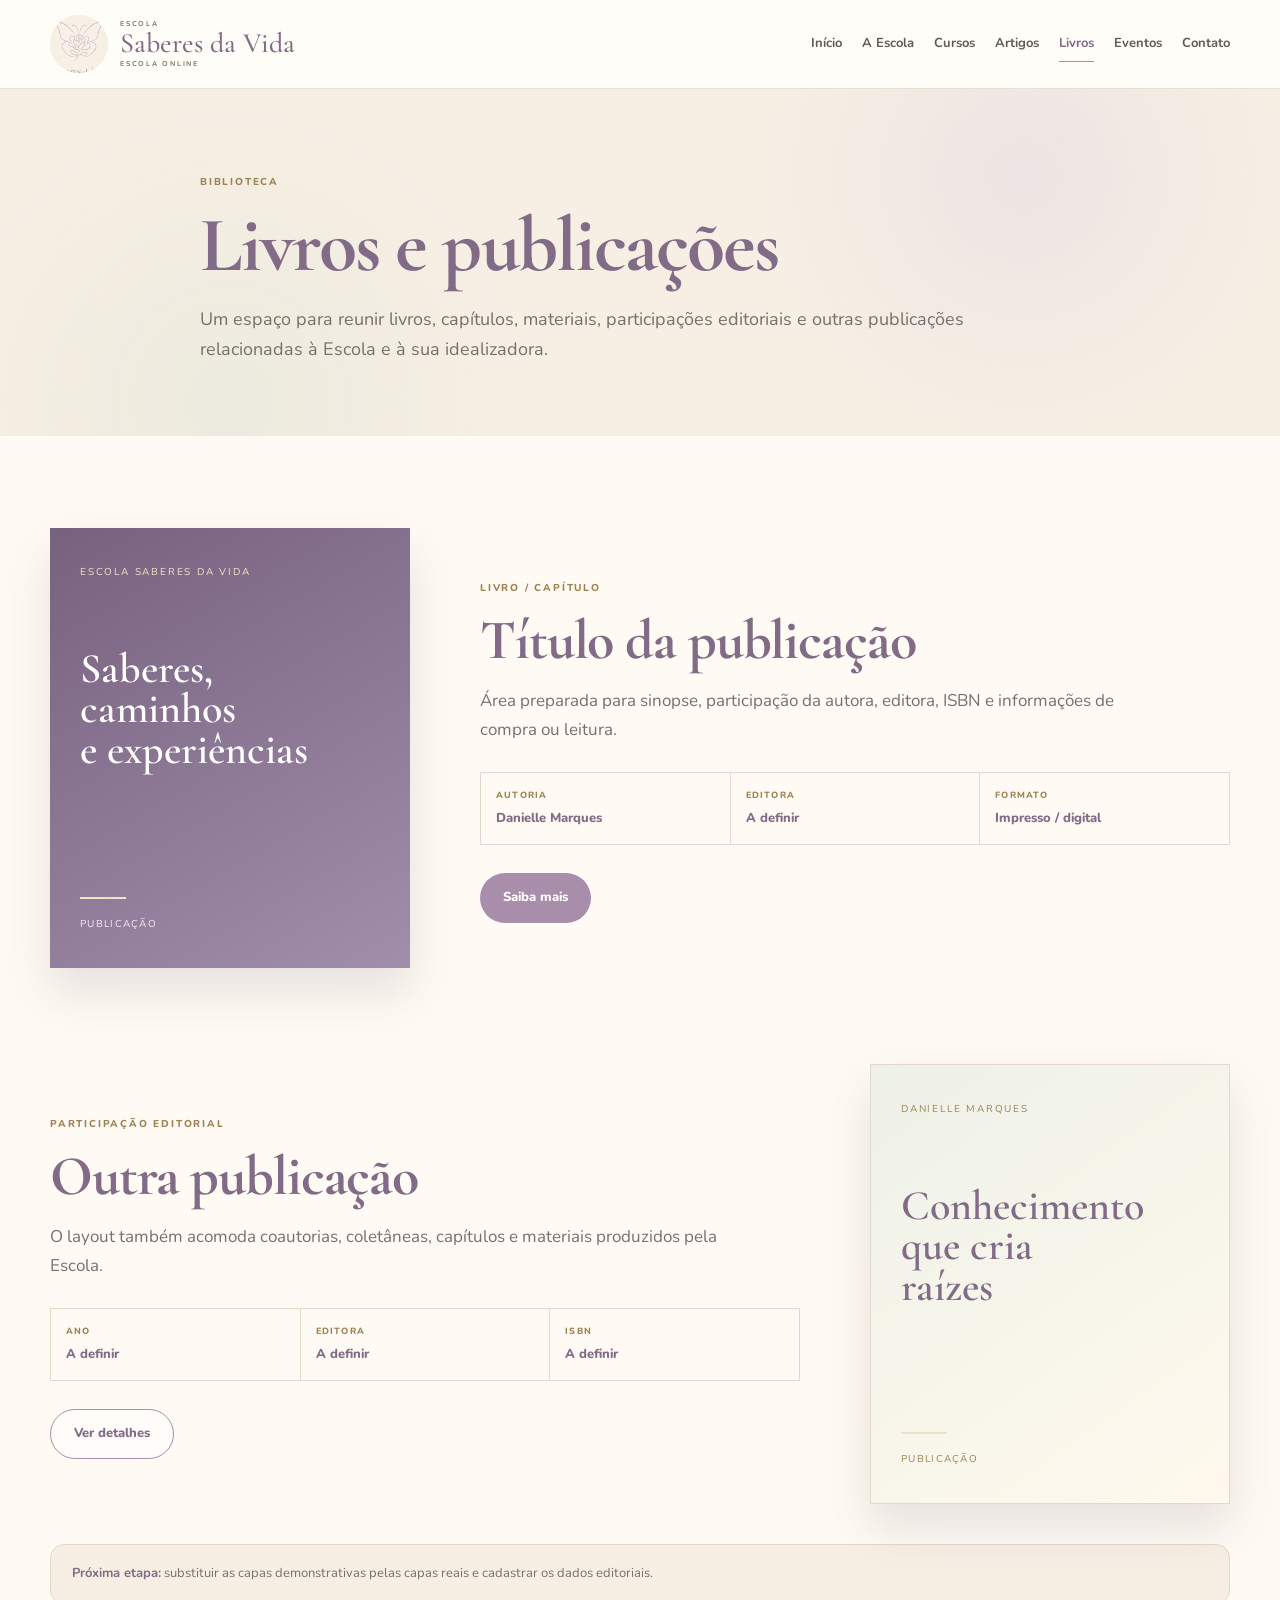
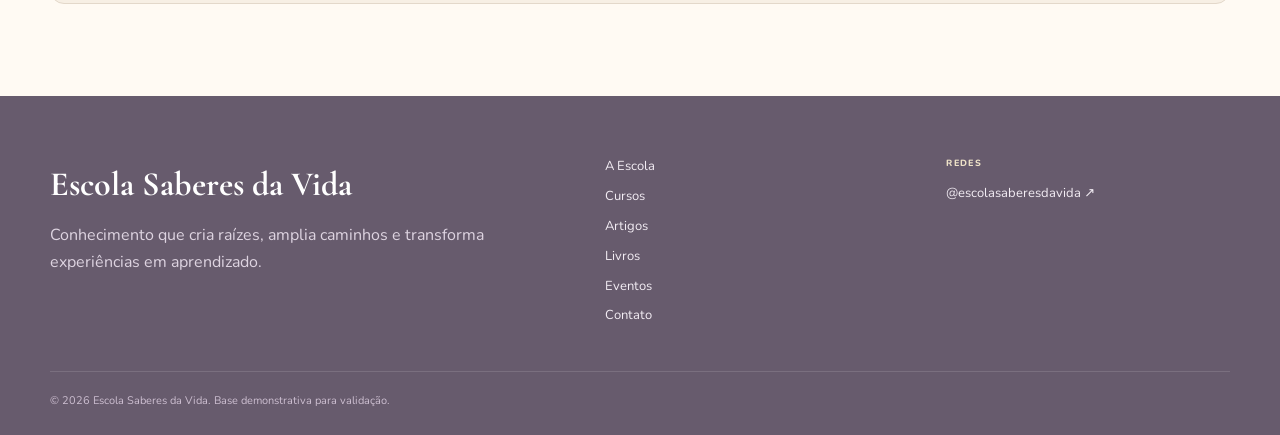
<file: livros.html>
<!doctype html>
<html lang="pt-BR">
<head>
  <meta charset="utf-8">
  <meta name="viewport" content="width=device-width,initial-scale=1">
  <meta name="description" content="Livros, capítulos, materiais e publicações da Escola Saberes da Vida e de Danielle Marques.">
  <meta name="theme-color" content="#9785a3">
  <title>Livros — Escola Saberes da Vida</title>
  <link rel="preconnect" href="https://fonts.googleapis.com">
  <link rel="preconnect" href="https://fonts.gstatic.com" crossorigin>
  <link href="https://fonts.googleapis.com/css2?family=Cormorant+Garamond:wght@500;600;700&family=Nunito:wght@400;500;600;700&display=swap" rel="stylesheet">
  <link rel="stylesheet" href="assets/css/style.css">
  <script src="assets/js/main.js" defer></script>
</head>
<body>
<header class="site-header">
    <div class="container header-inner">
      <a class="brand" href="index.html" aria-label="Escola Saberes da Vida - Início">
        <span class="brand-logo-crop" aria-hidden="true">
          <img src="assets/images/logo-saberes-da-vida.webp" alt="" class="brand-logo-image">
        </span>
        <span class="brand-wordmark">
          <small>Escola</small>
          <strong>Saberes da Vida</strong>
          <em>Escola online</em>
        </span>
      </a>
      <button class="nav-toggle" type="button" aria-expanded="false" aria-controls="primary-nav">
        <span></span><span></span><span></span><span class="sr-only">Abrir menu</span>
      </button>
      <nav class="primary-nav" id="primary-nav" aria-label="Navegação principal">
        <a href="index.html">Início</a><a href="sobre.html">A Escola</a><a href="cursos.html">Cursos</a><a href="artigos.html">Artigos</a><a class="active" href="livros.html">Livros</a><a href="eventos.html">Eventos</a><a href="contato.html">Contato</a>
      </nav>
    </div>
  </header>
<main><section class="page-hero"><div class="container narrow"><span class="eyebrow">Biblioteca</span><h1>Livros e publicações</h1><p>Um espaço para reunir livros, capítulos, materiais, participações editoriais e outras publicações relacionadas à Escola e à sua idealizadora.</p></div></section>
  <section class="section">
    <div class="container publication-list">
      <article class="publication">
        <div class="book-cover"><span class="book-small">Escola Saberes da Vida</span><strong>Saberes,<br>caminhos<br>e experiências</strong><span class="book-line"></span><span>Publicação</span></div>
        <div class="publication-copy"><span class="eyebrow">Livro / capítulo</span><h2>Título da publicação</h2><p>Área preparada para sinopse, participação da autora, editora, ISBN e informações de compra ou leitura.</p><dl class="meta-list"><div><dt>Autoria</dt><dd>Danielle Marques</dd></div><div><dt>Editora</dt><dd>A definir</dd></div><div><dt>Formato</dt><dd>Impresso / digital</dd></div></dl><a class="button button-primary" href="#">Saiba mais</a></div>
      </article>
      <article class="publication reverse">
        <div class="book-cover book-cover-light"><span class="book-small">Danielle Marques</span><strong>Conhecimento<br>que cria<br>raízes</strong><span class="book-line"></span><span>Publicação</span></div>
        <div class="publication-copy"><span class="eyebrow">Participação editorial</span><h2>Outra publicação</h2><p>O layout também acomoda coautorias, coletâneas, capítulos e materiais produzidos pela Escola.</p><dl class="meta-list"><div><dt>Ano</dt><dd>A definir</dd></div><div><dt>Editora</dt><dd>A definir</dd></div><div><dt>ISBN</dt><dd>A definir</dd></div></dl><a class="button button-secondary" href="#">Ver detalhes</a></div>
      </article>
    </div>
    <div class="container note-box"><strong>Próxima etapa:</strong> substituir as capas demonstrativas pelas capas reais e cadastrar os dados editoriais.</div>
  </section></main>
<footer class="site-footer">
    <div class="container footer-grid">
      <div>
        <a class="footer-brand" href="index.html">Escola Saberes da Vida</a>
        <p>Conhecimento que cria raízes, amplia caminhos e transforma experiências em aprendizado.</p>
      </div>
      <nav class="footer-links" aria-label="Links do rodapé">
        <a href="sobre.html">A Escola</a>
        <a href="cursos.html">Cursos</a>
        <a href="artigos.html">Artigos</a>
        <a href="livros.html">Livros</a>
        <a href="eventos.html">Eventos</a>
        <a href="contato.html">Contato</a>
      </nav>
      <div class="footer-social">
        <span>Redes</span>
        <a href="https://www.instagram.com/escolasaberesdavida/" target="_blank" rel="noopener noreferrer">@escolasaberesdavida ↗</a>
      </div>
    </div>
    <div class="container footer-bottom">© 2026 Escola Saberes da Vida. Base demonstrativa para validação.</div>
  </footer>
</body>
</html>
</file>
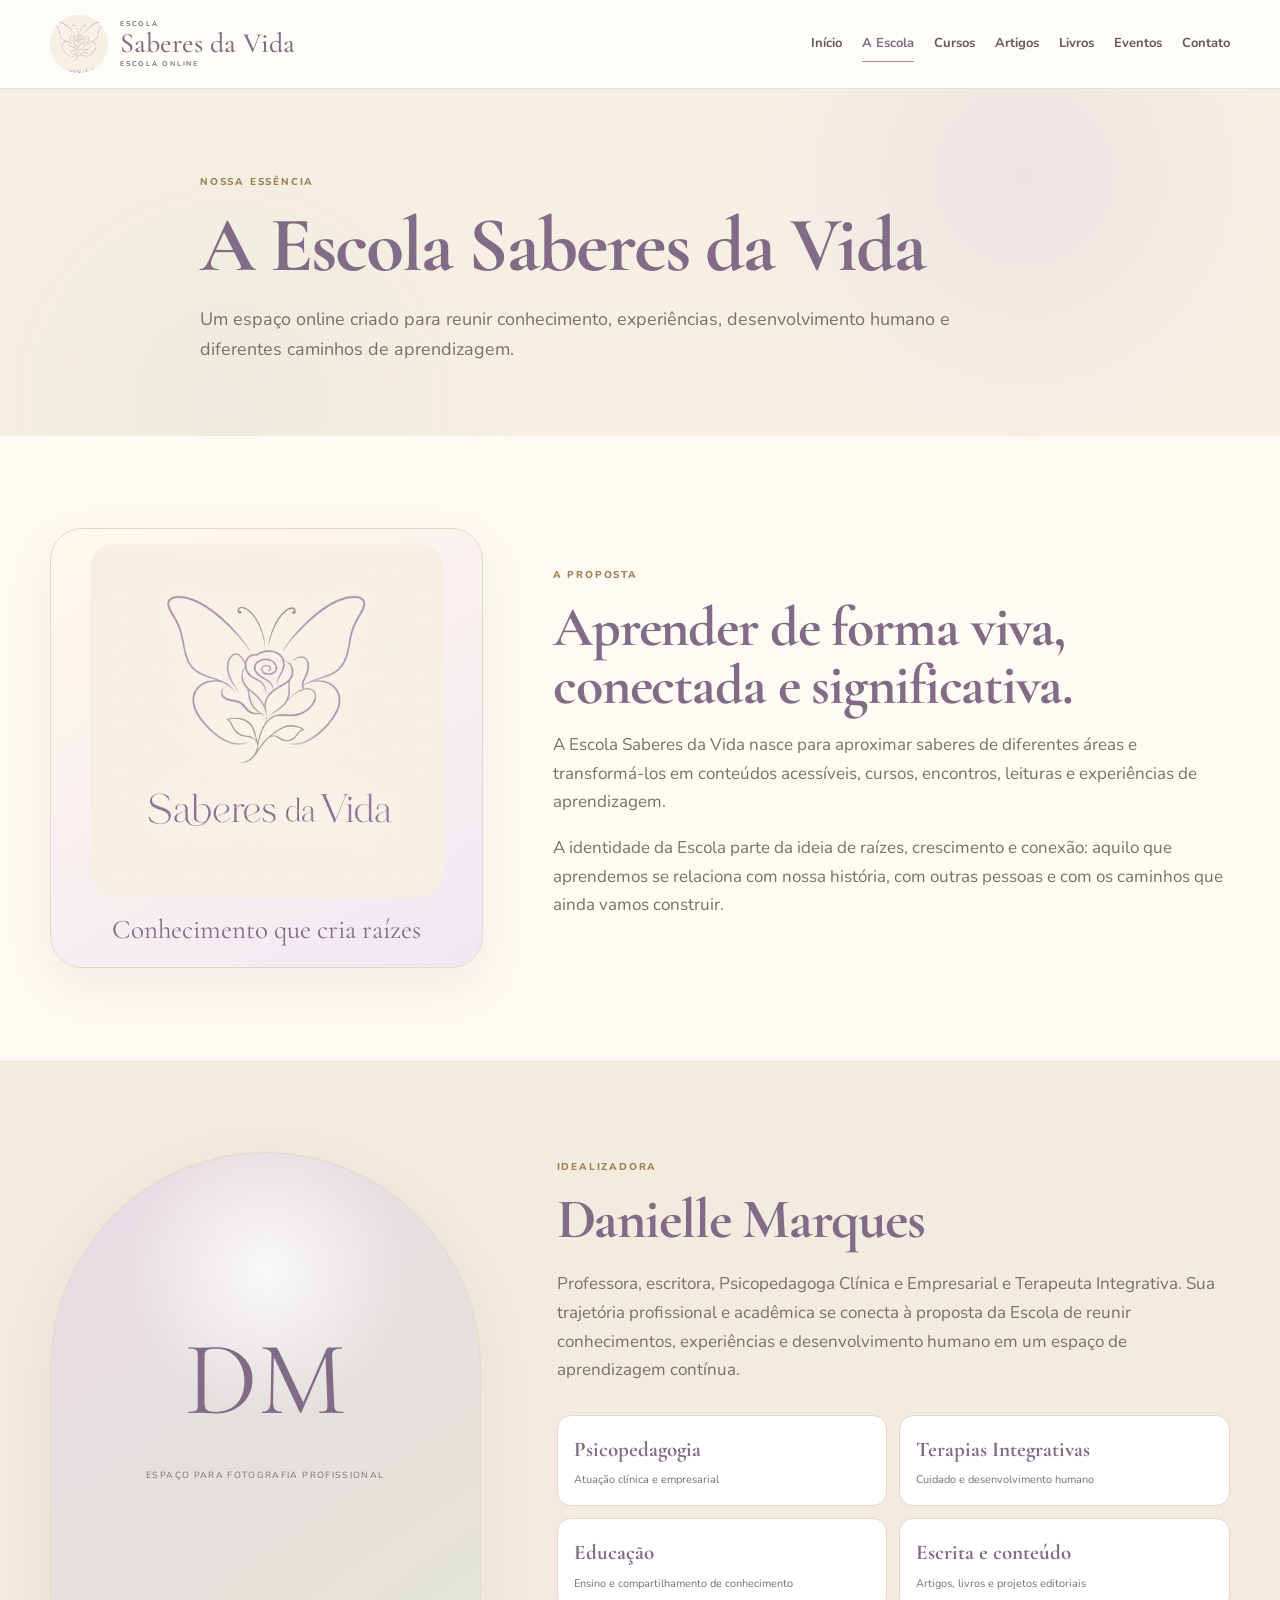
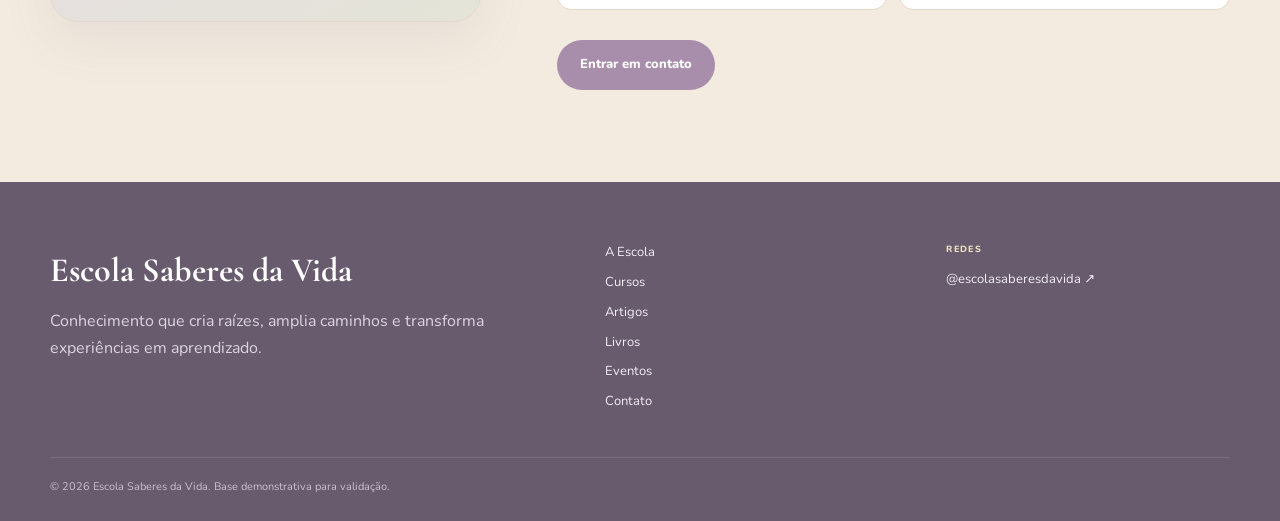
<file: sobre.html>
<!doctype html>
<html lang="pt-BR">
<head>
  <meta charset="utf-8">
  <meta name="viewport" content="width=device-width,initial-scale=1">
  <meta name="description" content="Conheça a Escola Saberes da Vida, sua proposta e Danielle Marques.">
  <meta name="theme-color" content="#9785a3">
  <title>A Escola — Escola Saberes da Vida</title>
  <link rel="preconnect" href="https://fonts.googleapis.com">
  <link rel="preconnect" href="https://fonts.gstatic.com" crossorigin>
  <link href="https://fonts.googleapis.com/css2?family=Cormorant+Garamond:wght@500;600;700&family=Nunito:wght@400;500;600;700&display=swap" rel="stylesheet">
  <link rel="stylesheet" href="assets/css/style.css">
  <script src="assets/js/main.js" defer></script>
</head>
<body>
<header class="site-header">
    <div class="container header-inner">
      <a class="brand" href="index.html" aria-label="Escola Saberes da Vida - Início">
        <span class="brand-logo-crop" aria-hidden="true">
          <img src="assets/images/logo-saberes-da-vida.webp" alt="" class="brand-logo-image">
        </span>
        <span class="brand-wordmark">
          <small>Escola</small>
          <strong>Saberes da Vida</strong>
          <em>Escola online</em>
        </span>
      </a>
      <button class="nav-toggle" type="button" aria-expanded="false" aria-controls="primary-nav">
        <span></span><span></span><span></span><span class="sr-only">Abrir menu</span>
      </button>
      <nav class="primary-nav" id="primary-nav" aria-label="Navegação principal">
        <a href="index.html">Início</a><a class="active" href="sobre.html">A Escola</a><a href="cursos.html">Cursos</a><a href="artigos.html">Artigos</a><a href="livros.html">Livros</a><a href="eventos.html">Eventos</a><a href="contato.html">Contato</a>
      </nav>
    </div>
  </header>
<main><section class="page-hero"><div class="container narrow"><span class="eyebrow">Nossa essência</span><h1>A Escola Saberes da Vida</h1><p>Um espaço online criado para reunir conhecimento, experiências, desenvolvimento humano e diferentes caminhos de aprendizagem.</p></div></section>
  <section class="section">
    <div class="container about-story">
      <div class="story-symbol">
        <img src="assets/images/logo-saberes-da-vida.webp" alt="Logo Saberes da Vida" class="story-logo">
        <span>Conhecimento que cria raízes</span>
      </div>
      <div class="story-copy"><span class="eyebrow">A proposta</span><h2>Aprender de forma viva, conectada e significativa.</h2><p>A Escola Saberes da Vida nasce para aproximar saberes de diferentes áreas e transformá-los em conteúdos acessíveis, cursos, encontros, leituras e experiências de aprendizagem.</p><p>A identidade da Escola parte da ideia de raízes, crescimento e conexão: aquilo que aprendemos se relaciona com nossa história, com outras pessoas e com os caminhos que ainda vamos construir.</p></div>
    </div>
  </section>
  <section class="section section-tinted">
    <div class="container profile-grid">
      <div class="profile-portrait"><div class="portrait-monogram">DM</div><span>Espaço para fotografia profissional</span></div>
      <div class="profile-copy">
        <span class="eyebrow">Idealizadora</span>
        <h2>Danielle Marques</h2>
        <p>Professora, escritora, Psicopedagoga Clínica e Empresarial e Terapeuta Integrativa. Sua trajetória profissional e acadêmica se conecta à proposta da Escola de reunir conhecimentos, experiências e desenvolvimento humano em um espaço de aprendizagem contínua.</p>
        <div class="role-grid">
          <div><strong>Psicopedagogia</strong><span>Atuação clínica e empresarial</span></div>
          <div><strong>Terapias Integrativas</strong><span>Cuidado e desenvolvimento humano</span></div>
          <div><strong>Educação</strong><span>Ensino e compartilhamento de conhecimento</span></div>
          <div><strong>Escrita e conteúdo</strong><span>Artigos, livros e projetos editoriais</span></div>
        </div>
        <a class="button button-primary" href="contato.html">Entrar em contato</a>
      </div>
    </div>
  </section></main>
<footer class="site-footer">
    <div class="container footer-grid">
      <div>
        <a class="footer-brand" href="index.html">Escola Saberes da Vida</a>
        <p>Conhecimento que cria raízes, amplia caminhos e transforma experiências em aprendizado.</p>
      </div>
      <nav class="footer-links" aria-label="Links do rodapé">
        <a href="sobre.html">A Escola</a>
        <a href="cursos.html">Cursos</a>
        <a href="artigos.html">Artigos</a>
        <a href="livros.html">Livros</a>
        <a href="eventos.html">Eventos</a>
        <a href="contato.html">Contato</a>
      </nav>
      <div class="footer-social">
        <span>Redes</span>
        <a href="https://www.instagram.com/escolasaberesdavida/" target="_blank" rel="noopener noreferrer">@escolasaberesdavida ↗</a>
      </div>
    </div>
    <div class="container footer-bottom">© 2026 Escola Saberes da Vida. Base demonstrativa para validação.</div>
  </footer>
</body>
</html>
</file>
<file: assets/css/style.css>
:root{
  --lavender:#a88eaa;--lavender-dark:#816b86;--lavender-soft:#e7dbe5;
  --sage:#9c9989;--sage-dark:#777565;--sage-soft:#e4e4d8;
  --gold:#c5aa72;--gold-dark:#9d8254;--gold-soft:#eee2c8;
  --rose:#cdb8c5;--rose-dark:#9e7d91;
  --cream:#f7efe4;--cream-2:#f3ebdf;--paper:#fffaf3;
  --ink:#605b54;--heading:#816b86;--muted:#77716b;--line:#e3d8ca;
  --shadow:0 18px 50px rgba(129,107,134,.10);--max:1180px
}
*{box-sizing:border-box}
html{scroll-behavior:smooth}
body{margin:0;font-family:Nunito,system-ui,-apple-system,BlinkMacSystemFont,"Segoe UI",sans-serif;color:var(--ink);background:var(--paper);line-height:1.68}
a{color:inherit;text-decoration:none}
button,input,textarea,select{font:inherit}
img{max-width:100%;display:block}
::selection{background:var(--lavender);color:#fff}
.sr-only{position:absolute;width:1px;height:1px;padding:0;margin:-1px;overflow:hidden;clip:rect(0,0,0,0);white-space:nowrap;border:0}
.container{width:min(calc(100% - 40px),var(--max));margin-inline:auto}
.narrow{max-width:880px;margin-inline:auto}
.muted{color:var(--muted)}

.site-header{position:sticky;top:0;z-index:50;background:rgba(255,253,248,.95);backdrop-filter:blur(14px);border-bottom:1px solid rgba(229,221,208,.9)}
.header-inner{min-height:88px;display:flex;align-items:center;justify-content:space-between;gap:24px}
.brand{display:flex;align-items:center;gap:12px;min-width:240px}
.brand-mark{width:46px;height:46px;fill:none;stroke:var(--lavender);stroke-width:1.65;stroke-linecap:round;stroke-linejoin:round}
.brand-copy{display:flex;flex-direction:column;line-height:.93}
.brand-kicker,.brand-subtitle{font-size:8px;text-transform:uppercase;letter-spacing:.28em;color:var(--gold-dark)}
.brand-name{font-family:"Cormorant Garamond",serif;font-weight:600;font-size:28px;color:var(--lavender-dark);margin:3px 0}
.primary-nav{display:flex;align-items:center;gap:20px}
.primary-nav a{position:relative;font-size:13px;font-weight:700;padding:12px 0;color:var(--ink)}
.primary-nav a::after{content:"";position:absolute;left:0;right:100%;bottom:5px;height:1px;background:var(--lavender);transition:right .25s ease}
.primary-nav a:hover,.primary-nav a.active{color:var(--lavender-dark)}
.primary-nav a:hover::after,.primary-nav a.active::after{right:0}
.nav-toggle{display:none;width:44px;height:44px;align-items:center;justify-content:center;flex-direction:column;gap:5px;background:var(--paper);border:1px solid var(--line);border-radius:50%;cursor:pointer}
.nav-toggle>span:not(.sr-only){width:18px;height:1.5px;background:var(--lavender-dark)}

.hero{position:relative;overflow:hidden;padding:82px 0 92px;background:
  radial-gradient(circle at 13% 20%,rgba(205,184,197,.20),transparent 22%),
  radial-gradient(circle at 84% 24%,rgba(169,179,154,.18),transparent 24%),
  linear-gradient(145deg,var(--cream),#fffdf8 70%)}
.hero::after{content:"";position:absolute;left:0;right:0;bottom:0;height:100px;background:linear-gradient(to top,rgba(198,167,100,.06),transparent);pointer-events:none}
.hero-grid{display:grid;grid-template-columns:1.05fr .95fr;gap:74px;align-items:center}
.eyebrow{display:inline-block;color:var(--gold-dark);font-size:10px;font-weight:800;letter-spacing:.18em;text-transform:uppercase;margin-bottom:14px}
h1,h2,h3{font-family:"Cormorant Garamond",serif;color:var(--heading);line-height:1.04;margin:0}
h1{font-size:clamp(50px,6.4vw,78px);letter-spacing:-.025em}
h2{font-size:clamp(38px,5vw,56px);letter-spacing:-.02em}
h3{font-size:29px}
.hero-copy>p{max-width:690px;margin:24px 0 0;color:var(--muted);font-size:18px}
.hero-actions{display:flex;flex-wrap:wrap;gap:12px;margin-top:31px}
.button{display:inline-flex;align-items:center;justify-content:center;min-height:50px;padding:0 23px;border-radius:999px;font-weight:800;font-size:13px;transition:transform .2s ease,background .2s ease,color .2s ease,border-color .2s ease}
.button:hover{transform:translateY(-2px)}
.button-primary{background:var(--lavender);color:#fff}
.button-primary:hover{background:var(--lavender-dark)}
.button-secondary{border:1px solid var(--lavender);color:var(--lavender-dark);background:rgba(255,255,255,.55)}
.button-secondary:hover{background:var(--lavender);color:#fff}
.button-light{background:#fff;color:var(--lavender-dark)}
.hero-tags{display:flex;flex-wrap:wrap;gap:8px;margin-top:30px}
.hero-tags span,.filter{padding:7px 12px;border:1px solid var(--line);border-radius:999px;background:rgba(255,255,255,.7);color:var(--muted);font-size:10px;font-weight:800;text-transform:uppercase;letter-spacing:.07em}

.hero-visual{position:relative}
.life-card{position:relative;min-height:565px;border-radius:34px;background:#fffaf0;border:1px solid #eadfce;box-shadow:var(--shadow);overflow:hidden;display:flex;flex-direction:column;align-items:center;justify-content:center;padding:48px;text-align:center}
.life-card::before,.life-card::after{content:"";position:absolute;width:210px;height:210px;border-radius:50%;filter:blur(2px);opacity:.44}
.life-card::before{left:-95px;top:130px;background:var(--lavender-soft)}
.life-card::after{right:-95px;top:155px;background:var(--sage-soft)}
.life-flower{position:relative;z-index:2}
.life-flower .brand-mark{width:190px;height:190px;stroke-width:1.15}
.life-title{position:relative;z-index:2;margin-top:13px;display:flex;flex-direction:column}
.life-title small,.life-title span{text-transform:uppercase;letter-spacing:.28em;color:var(--gold-dark);font-size:9px;font-weight:700}
.life-title strong{font-family:"Cormorant Garamond",serif;color:var(--lavender);font-size:48px;font-weight:500;line-height:1}
.root-lines{position:absolute;left:9%;right:9%;bottom:-45px;height:180px;border-radius:50% 50% 0 0;background:
  radial-gradient(ellipse at 50% 0,transparent 0 44%,rgba(151,133,163,.22) 45% 45.7%,transparent 46%),
  radial-gradient(ellipse at 20% 0,transparent 0 48%,rgba(169,179,154,.24) 49% 49.8%,transparent 50%),
  radial-gradient(ellipse at 80% 0,transparent 0 50%,rgba(198,167,100,.18) 51% 51.8%,transparent 52%)}

.section{padding:92px 0}
.section-soft{background:#fffaf1}
.section-tinted{background:var(--cream-2)}
.section-dark{background:linear-gradient(145deg,#76677e,var(--lavender-dark));color:#fff}
.section-dark h2{color:#fff}
.section-heading{display:flex;justify-content:space-between;align-items:end;gap:40px;margin-bottom:36px}
.section-heading>div>p{max-width:680px;margin:11px 0 0;color:var(--muted)}
.text-link{display:inline-flex;align-items:center;gap:6px;color:var(--lavender-dark);font-weight:800;font-size:13px}
.text-link:hover{color:var(--gold-dark)}

.area-grid{display:grid;grid-template-columns:repeat(4,1fr);gap:18px}
.area-card{min-height:250px;border-radius:24px;padding:26px;border:1px solid rgba(255,255,255,.55);box-shadow:0 10px 28px rgba(95,79,101,.05)}
.area-card>span{font-size:10px;font-weight:800;letter-spacing:.13em;color:rgba(87,84,77,.55)}
.area-card h3{margin:42px 0 10px;font-size:30px}
.area-card p{font-size:14px;color:var(--muted);margin:0}
.area-card.lavender{background:linear-gradient(145deg,#f4edf7,#e3d7e8)}
.area-card.sage{background:linear-gradient(145deg,#f4f6ef,#dfe5d7)}
.area-card.gold{background:linear-gradient(145deg,#fff9e9,#efe2bf)}
.area-card.rose{background:linear-gradient(145deg,#fbf3f7,#eadbe3)}

.card-grid{display:grid;grid-template-columns:repeat(3,1fr);gap:24px}
.content-card{background:#fff;border:1px solid var(--line);border-radius:20px;overflow:hidden;box-shadow:0 9px 28px rgba(95,79,101,.045);transition:transform .25s ease,box-shadow .25s ease}
.content-card:hover{transform:translateY(-4px);box-shadow:var(--shadow)}
.card-media{position:relative;display:flex;aspect-ratio:16/9;padding:22px;color:#fff;overflow:hidden}
.card-media::after{content:"";position:absolute;width:160px;height:160px;border:1px solid rgba(255,255,255,.22);border-radius:50%;right:-30px;bottom:-70px}
.card-media.lavender{background:linear-gradient(140deg,#8f7a9b,#b9a8c0)}
.card-media.sage{background:linear-gradient(140deg,#7f8f72,#aab79f)}
.card-media.gold{background:linear-gradient(140deg,#ad8f51,#d3ba7f)}
.card-media.rose{background:linear-gradient(140deg,#9e7d91,#cbb4c1)}
.card-media.olive{background:linear-gradient(140deg,#78806d,#a9af96)}
.card-media.sand{background:linear-gradient(140deg,#a08c72,#cfbca0)}
.media-kicker{align-self:flex-start;font-size:10px;text-transform:uppercase;letter-spacing:.14em;font-weight:800}
.media-mark{position:absolute;right:22px;bottom:4px;font-family:"Cormorant Garamond",serif;font-size:74px;font-weight:700;color:rgba(255,255,255,.18)}
.card-body{padding:25px}
.card-meta{color:var(--gold-dark);font-size:9px;text-transform:uppercase;font-weight:800;letter-spacing:.12em;margin-bottom:10px}
.card-body h3{margin-bottom:12px}
.card-body p{color:var(--muted);font-size:14px;margin:0 0 18px}

.founder-band{display:grid;grid-template-columns:.72fr 1.28fr;gap:65px;align-items:center}
.founder-visual,.profile-portrait{min-height:470px;border-radius:220px 220px 28px 28px;background:
  radial-gradient(circle at 50% 25%,rgba(255,255,255,.8),transparent 35%),
  linear-gradient(145deg,var(--lavender-soft),var(--sage-soft));display:flex;flex-direction:column;align-items:center;justify-content:center;border:1px solid var(--line);box-shadow:var(--shadow)}
.founder-visual span,.portrait-monogram{font-family:"Cormorant Garamond",serif;font-size:105px;color:var(--lavender-dark)}
.founder-visual small,.profile-portrait span{font-size:9px;text-transform:uppercase;letter-spacing:.15em;color:var(--muted)}
.founder-copy p{font-size:17px;color:var(--muted)}
.social-band{display:flex;justify-content:space-between;align-items:center;gap:50px}
.social-band p{color:#eee7ef;max-width:720px;margin-bottom:0}

.page-hero{padding:78px 0 72px;background:
  radial-gradient(circle at 80% 25%,rgba(221,209,226,.38),transparent 25%),
  radial-gradient(circle at 18% 90%,rgba(223,229,215,.45),transparent 27%),
  var(--cream);text-align:left}
.page-hero h1{margin-bottom:18px}
.page-hero p{max-width:780px;color:var(--muted);font-size:18px;margin:0}
.filter-row{display:flex;flex-wrap:wrap;gap:9px;margin-bottom:32px}
.filter{background:#fff}
.filter.active{background:var(--lavender);border-color:var(--lavender);color:#fff}
.note-box{margin-top:40px;border:1px solid var(--line);border-radius:14px;background:var(--cream);padding:18px 21px;color:var(--muted);font-size:13px}
.note-box strong{color:var(--lavender-dark)}

.course-grid{display:grid;grid-template-columns:repeat(3,1fr);gap:24px}
.course-card{background:#fff;border:1px solid var(--line);border-radius:22px;overflow:hidden;box-shadow:0 10px 28px rgba(95,79,101,.05)}
.course-top{min-height:180px;padding:24px;display:flex;align-items:flex-start;justify-content:space-between;color:#fff}
.course-top.lavender{background:linear-gradient(140deg,#8f7a9b,#b9a8c0)}
.course-top.sage{background:linear-gradient(140deg,#7f8f72,#aab79f)}
.course-top.gold{background:linear-gradient(140deg,#ad8f51,#d3ba7f)}
.course-top span{font-size:10px;text-transform:uppercase;letter-spacing:.14em;font-weight:800}
.course-top strong{font-family:"Cormorant Garamond",serif;font-size:56px;color:rgba(255,255,255,.5)}
.course-body{padding:27px}.course-body h2{font-size:38px;margin-bottom:12px}.course-body p{color:var(--muted)}
.course-body ul{padding-left:18px;color:var(--muted);font-size:14px;margin:20px 0 25px}

.publication-list{display:flex;flex-direction:column;gap:96px}
.publication{display:grid;grid-template-columns:360px 1fr;gap:70px;align-items:center}
.publication.reverse{grid-template-columns:1fr 360px}
.publication.reverse .book-cover{grid-column:2}
.publication.reverse .publication-copy{grid-column:1;grid-row:1}
.book-cover{position:relative;min-height:440px;padding:36px 30px;display:flex;flex-direction:column;background:linear-gradient(150deg,#77617f,#a18eaa);color:#fff;box-shadow:0 24px 45px rgba(95,79,101,.15)}
.book-cover strong{margin-top:68px;font-family:"Cormorant Garamond",serif;font-size:42px;line-height:.96;font-weight:600}
.book-small{font-size:10px;text-transform:uppercase;letter-spacing:.18em;color:#f3e7c8}
.book-line{width:46px;height:2px;background:var(--gold-soft);margin:auto 0 17px}
.book-cover>span:last-child{font-size:10px;letter-spacing:.13em;text-transform:uppercase;color:#f4eef6}
.book-cover-light{background:linear-gradient(145deg,#eef1e8,#fff9ed);color:var(--heading);border:1px solid var(--line)}
.book-cover-light .book-small,.book-cover-light>span:last-child{color:var(--gold-dark)}
.publication-copy h2{margin-bottom:18px}
.publication-copy>p{color:var(--muted);max-width:680px;font-size:17px}
.meta-list{display:grid;grid-template-columns:repeat(3,1fr);gap:1px;background:var(--line);border:1px solid var(--line);margin:28px 0}
.meta-list div{background:var(--paper);padding:15px}
.meta-list dt{font-size:9px;text-transform:uppercase;letter-spacing:.13em;color:var(--gold-dark);font-weight:800}
.meta-list dd{margin:4px 0 0;color:var(--heading);font-weight:800;font-size:13px}

.event-list{display:flex;flex-direction:column;border-top:1px solid var(--line)}
.event-card{display:grid;grid-template-columns:120px 1fr auto;gap:34px;align-items:center;padding:34px 0;border-bottom:1px solid var(--line)}
.event-date{display:flex;align-items:center;gap:12px;color:var(--lavender-dark)}
.event-date strong{font-family:"Cormorant Garamond",serif;font-size:56px;line-height:1}
.event-date span{font-size:10px;font-weight:800;letter-spacing:.12em;color:var(--gold-dark)}
.event-card h2{font-size:36px;margin:0 0 5px}.event-card p{margin:0}.event-card.past{opacity:.66}

.about-story{display:grid;grid-template-columns:.78fr 1.22fr;gap:70px;align-items:center}
.story-symbol{min-height:440px;border-radius:32px;background:linear-gradient(150deg,#fff9ed,#f0e8f2);border:1px solid var(--line);display:flex;flex-direction:column;justify-content:center;align-items:center;box-shadow:var(--shadow)}
.story-symbol .brand-mark{width:190px;height:190px}
.story-symbol span{font-family:"Cormorant Garamond",serif;color:var(--lavender-dark);font-size:27px;margin-top:10px}
.story-copy p{font-size:17px;color:var(--muted)}
.profile-grid{display:grid;grid-template-columns:.78fr 1.22fr;gap:76px;align-items:start}
.profile-copy h2{margin-bottom:22px}.profile-copy>p{color:var(--muted);font-size:17px}
.role-grid{display:grid;grid-template-columns:1fr 1fr;gap:12px;margin:30px 0}
.role-grid div{border:1px solid var(--line);padding:16px;border-radius:14px;background:#fff}
.role-grid strong,.role-grid span{display:block}
.role-grid strong{color:var(--heading);font-family:"Cormorant Garamond",serif;font-size:21px}
.role-grid span{color:var(--muted);font-size:11px;margin-top:4px}

.contact-grid{display:grid;grid-template-columns:1.2fr .8fr;gap:35px;align-items:stretch}
.contact-panel,.contact-card{border:1px solid var(--line);border-radius:28px;padding:44px;background:#fff;box-shadow:0 12px 30px rgba(95,79,101,.05)}
.contact-panel h2{margin-bottom:17px}.contact-panel p{color:var(--muted);font-size:17px;max-width:650px;margin-bottom:26px}
.contact-card{background:linear-gradient(145deg,#f3ebf5,#f0f4eb);display:flex;flex-direction:column;justify-content:center;align-items:center;text-align:center}
.contact-card .brand-mark{width:120px;height:120px}.contact-card h3{font-size:34px;margin:12px 0}.contact-card p{color:var(--muted)}.contact-card small{color:var(--muted)}

.site-footer{background:#675b6d;color:#f3edf4;padding:60px 0 24px}
.footer-grid{display:grid;grid-template-columns:1.4fr .8fr .8fr;gap:58px}
.footer-brand{display:inline-block;font-family:"Cormorant Garamond",serif;font-size:34px;color:#fff;font-weight:700;margin-bottom:9px}
.footer-grid p{max-width:480px;color:#ded4e1;margin:0}
.footer-links,.footer-social{display:flex;flex-direction:column;gap:8px}
.footer-links a,.footer-social a{font-size:13px}.footer-links a:hover,.footer-social a:hover{color:#fff}
.footer-social span{font-size:9px;color:var(--gold-soft);text-transform:uppercase;letter-spacing:.15em;font-weight:800;margin-bottom:4px}
.footer-bottom{border-top:1px solid rgba(255,255,255,.12);margin-top:44px;padding-top:20px;color:#cdbfd1;font-size:11px}

@media(max-width:1060px){
  .primary-nav{gap:13px}.primary-nav a{font-size:12px}
}
@media(max-width:980px){
  .hero-grid{grid-template-columns:1fr;gap:55px}.hero-visual{max-width:620px}.life-card{min-height:540px}
  .area-grid{grid-template-columns:1fr 1fr}.card-grid,.course-grid{grid-template-columns:1fr 1fr}
  .founder-band,.about-story,.profile-grid{grid-template-columns:1fr}.founder-visual,.profile-portrait{max-width:520px}
  .publication{grid-template-columns:300px 1fr;gap:45px}.publication.reverse{grid-template-columns:1fr 300px}
}
@media(max-width:860px){
  .nav-toggle{display:flex}.primary-nav{display:none;position:absolute;left:20px;right:20px;top:82px;flex-direction:column;align-items:stretch;gap:0;background:#fff;border:1px solid var(--line);border-radius:16px;box-shadow:var(--shadow);padding:9px}
  .primary-nav.is-open{display:flex}.primary-nav a{padding:12px 13px;border-radius:9px}.primary-nav a::after{display:none}.primary-nav a:hover,.primary-nav a.active{background:var(--cream)}
  .social-band{align-items:flex-start;flex-direction:column}.publication,.publication.reverse{grid-template-columns:260px 1fr;gap:35px}.publication.reverse .book-cover{grid-column:1}.publication.reverse .publication-copy{grid-column:2;grid-row:1}
  .event-card{grid-template-columns:100px 1fr}.event-card>a{grid-column:2}.footer-grid{grid-template-columns:1.3fr 1fr}
  .contact-grid{grid-template-columns:1fr}
}
@media(max-width:640px){
  .container{width:min(calc(100% - 28px),var(--max))}
  .header-inner{min-height:78px}.brand{min-width:0}.brand-mark{width:38px;height:38px}.brand-name{font-size:24px}.brand-kicker,.brand-subtitle{font-size:7px}.primary-nav{top:72px;left:14px;right:14px}
  .hero{padding:52px 0 60px}.hero-copy>p,.page-hero p{font-size:16px}.life-card{min-height:450px;padding:30px}.life-flower .brand-mark{width:150px;height:150px}.life-title strong{font-size:40px}
  .section{padding:62px 0}.section-heading{align-items:flex-start;flex-direction:column;gap:14px}
  .area-grid,.card-grid,.course-grid,.role-grid,.footer-grid{grid-template-columns:1fr}
  .page-hero{padding:55px 0}.publication-list{gap:65px}.publication,.publication.reverse{grid-template-columns:1fr}
  .publication .book-cover,.publication.reverse .book-cover{grid-column:1;grid-row:auto;max-width:330px}
  .publication .publication-copy,.publication.reverse .publication-copy{grid-column:1;grid-row:auto}
  .meta-list{grid-template-columns:1fr}.event-card{grid-template-columns:1fr;gap:15px}.event-card>a{grid-column:1}
  .event-date strong{font-size:48px}.founder-visual,.profile-portrait{min-height:450px}
  .contact-panel,.contact-card{padding:30px}
}

/* Identidade oficial Saberes da Vida */
.brand{min-width:265px;gap:12px}
.brand-logo-crop{
  position:relative;
  width:58px;
  height:58px;
  flex:0 0 58px;
  overflow:hidden;
  border-radius:50%;
  background:#f7efe4;
}
.brand-logo-image{
  position:absolute;
  width:82px;
  height:82px;
  max-width:none;
  left:-12px;
  top:-5px;
  object-fit:cover;
}
.brand-wordmark{display:flex;flex-direction:column;line-height:.92}
.brand-wordmark small,
.brand-wordmark em{
  font-family:Nunito,sans-serif;
  font-style:normal;
  font-size:7px;
  text-transform:uppercase;
  letter-spacing:.25em;
  color:var(--sage-dark);
  font-weight:700;
}
.brand-wordmark strong{
  font-family:"Cormorant Garamond",serif;
  font-size:28px;
  font-weight:500;
  color:var(--lavender-dark);
  margin:4px 0;
}

.official-logo-card{
  background:#f7efe4;
  padding:28px;
  min-height:565px;
}
.official-logo-card::before,
.official-logo-card::after{display:none}
.hero-official-logo{
  position:relative;
  z-index:2;
  width:min(100%,470px);
  height:auto;
  border-radius:28px;
  box-shadow:0 18px 50px rgba(129,107,134,.08);
}

.story-logo{
  width:min(82%,360px);
  height:auto;
  border-radius:24px;
}
.contact-logo{
  width:min(88%,300px);
  height:auto;
  border-radius:22px;
  margin-bottom:8px;
}

@media(max-width:640px){
  .brand{min-width:0;gap:8px}
  .brand-logo-crop{width:48px;height:48px;flex-basis:48px}
  .brand-logo-image{width:68px;height:68px;left:-10px;top:-4px}
  .brand-wordmark strong{font-size:21px}
  .brand-wordmark small,.brand-wordmark em{font-size:6px;letter-spacing:.18em}
  .official-logo-card{min-height:auto;padding:18px}
  .hero-official-logo{width:100%;border-radius:20px}
}
</file>
